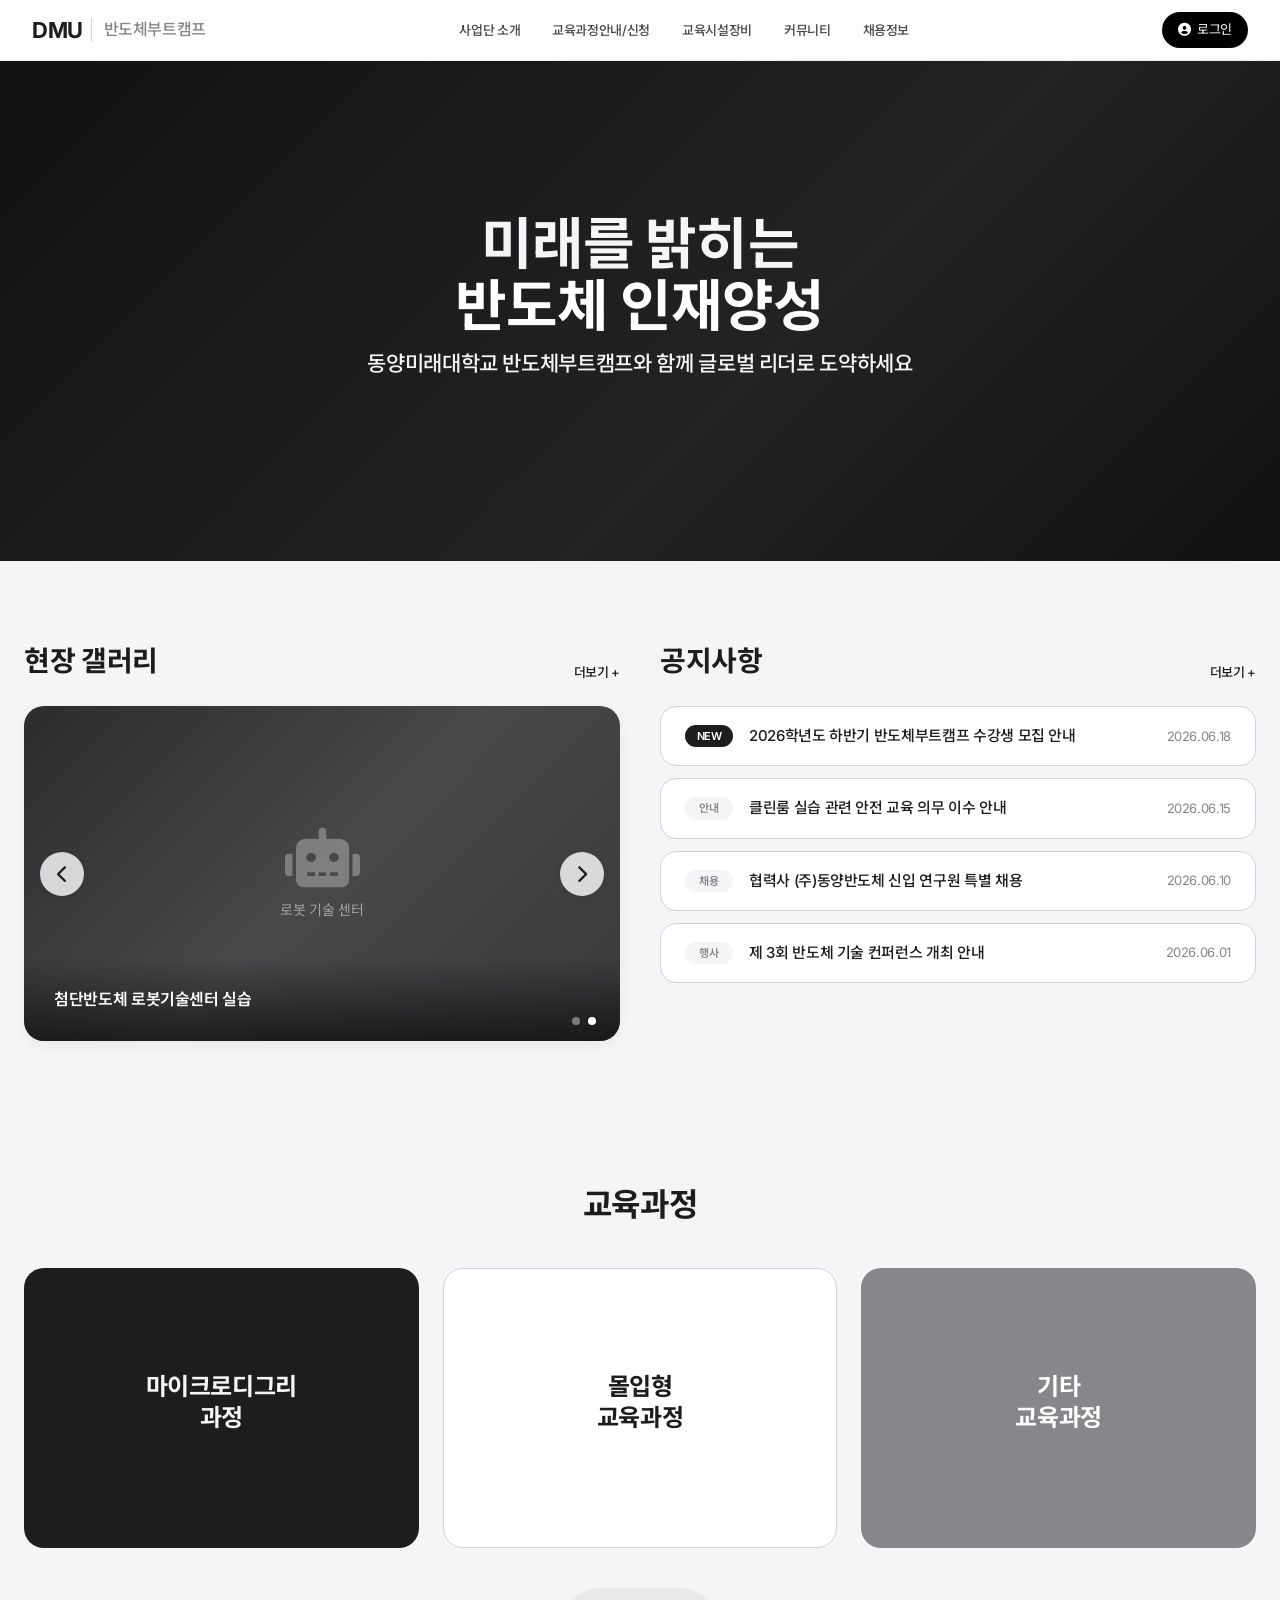
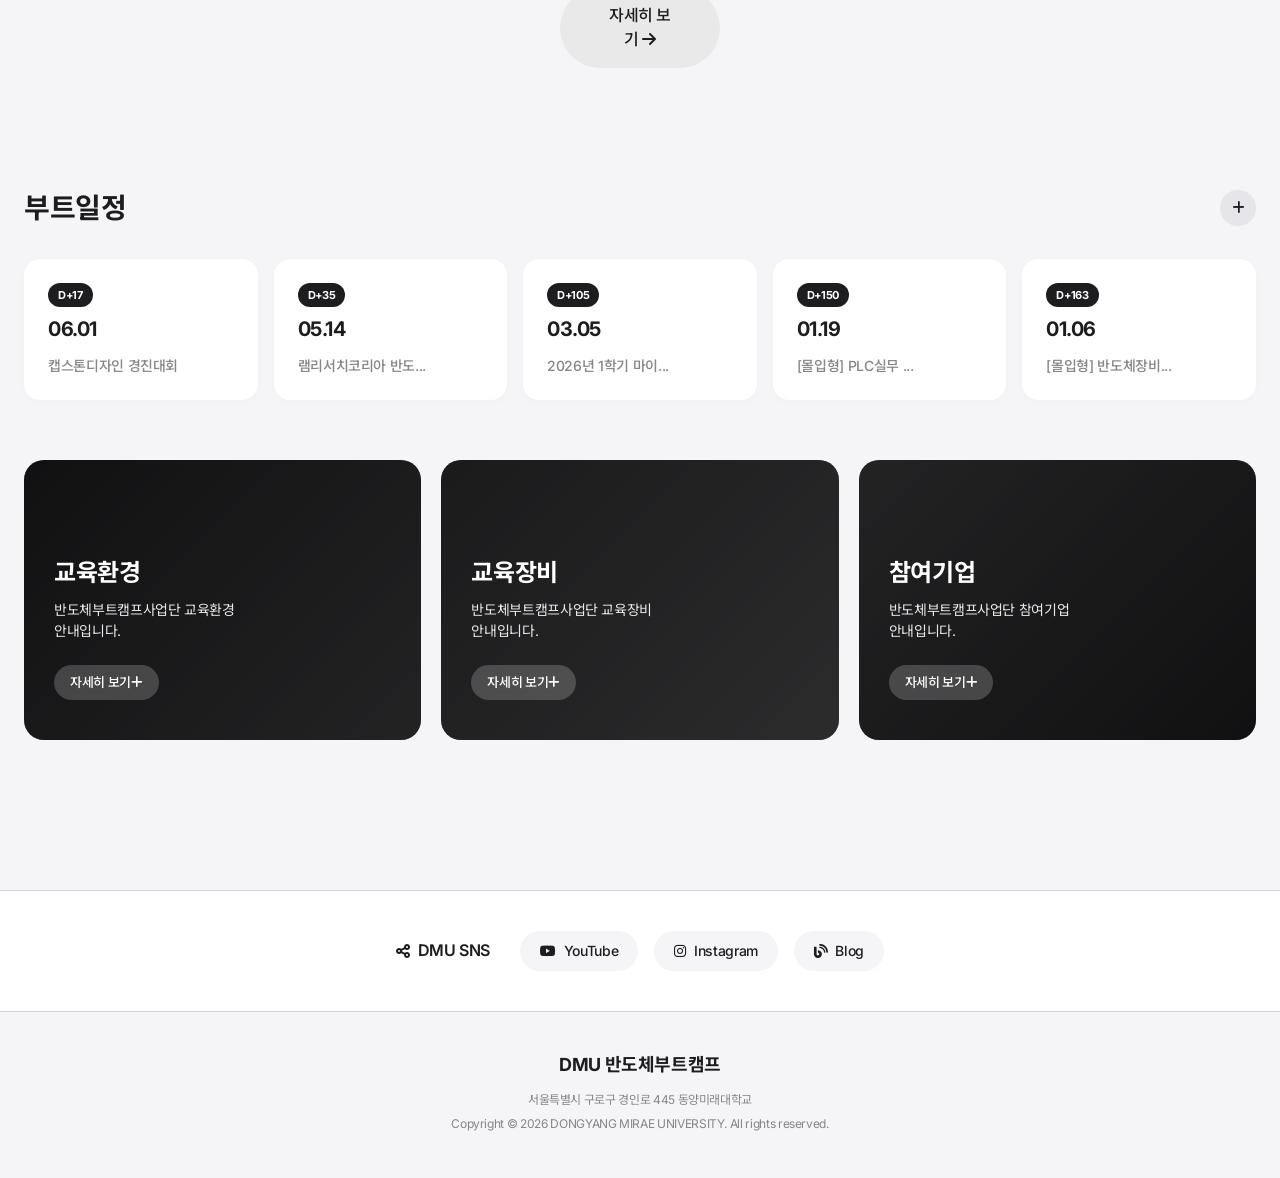
<file: index.html>
<!DOCTYPE html>
<html lang="ko">
<head>
    <meta charset="UTF-8">
    <meta name="viewport" content="width=device-width, initial-scale=1.0">
    <title>동양미래대학교 반도체부트캠프사업단</title>
    <meta name="description" content="미래를 밝히는 반도체 인재양성. 동양미래대학교 반도체부트캠프사업단 공식 홈페이지입니다.">
    <link href="https://fonts.googleapis.com/css2?family=Inter:wght@400;600;800&family=Noto+Sans+KR:wght@300;400;500;700;900&display=swap" rel="stylesheet">
    <link href="https://cdnjs.cloudflare.com/ajax/libs/font-awesome/6.0.0/css/all.min.css" rel="stylesheet">
    <link rel="stylesheet" href="styles.css">
</head>
<body>
    <header class="header">
        <div class="header-container">
            <a href="#" class="logo">
                <span class="logo-dmu">DMU</span>
                <span class="logo-text">반도체부트캠프</span>
            </a>
            
            <nav class="main-nav">
                <ul>
                    <li><a href="about.html">사업단 소개</a></li>
                    <li><a href="course.html">교육과정안내/신청</a></li>
                    <li><a href="facility.html">교육시설장비</a></li>
                    <li><a href="community.html">커뮤니티</a></li>
                    <li><a href="recruit.html">채용정보</a></li>
                </ul>
            </nav>

            <div class="header-actions">
                <a href="login.html" class="btn-login"><i class="fas fa-user-circle"></i> 로그인</a>
            </div>
            
            <button class="mobile-menu-btn"><i class="fas fa-bars"></i></button>
        </div>
    </header>

    <main>
        <section class="hero-banner">
            <div class="banner-overlay"></div>
            <div class="banner-content">
                <h1 class="bounce-in">미래를 밝히는<br><span class="highlight">반도체 인재양성</span></h1>
                <p class="fade-in-up">동양미래대학교 반도체부트캠프와 함께 글로벌 리더로 도약하세요</p>
            </div>
        </section>

        <section class="content-section">
            <div class="container grid-2-col">
                <!-- 좌측: 갤러리 슬라이더 -->
                <div class="gallery-widget">
                    <div class="section-header">
                        <h2>현장 갤러리</h2>
                        <a href="#" class="view-more">더보기 +</a>
                    </div>
                    <div class="slider-container">
                        <div class="slider-wrapper" id="gallerySlider">
                            <div class="slide">
                                <div class="slide-img" style="background: linear-gradient(135deg, #1c1c1e 0%, #3a3a3c 50%, #2c2c2e 100%); display:flex; align-items:center; justify-content:center; flex-direction:column; gap:12px;">
                                    <i class="fas fa-microchip" style="font-size:60px; color:rgba(255,255,255,0.3);"></i>
                                    <span style="color:rgba(255,255,255,0.5); font-size:14px;">반도체 클린룸 실습</span>
                                </div>
                                <div class="slide-caption">최첨단 반도체 교육 실습 진행</div>
                            </div>
                            <div class="slide">
                                <div class="slide-img" style="background: linear-gradient(135deg, #2c2c2e 0%, #48484a 50%, #3a3a3c 100%); display:flex; align-items:center; justify-content:center; flex-direction:column; gap:12px;">
                                    <i class="fas fa-robot" style="font-size:60px; color:rgba(255,255,255,0.3);"></i>
                                    <span style="color:rgba(255,255,255,0.5); font-size:14px;">로봇 기술 센터</span>
                                </div>
                                <div class="slide-caption">첨단반도체 로봇기술센터 실습</div>
                            </div>
                        </div>
                        <button class="slider-btn prev" id="sliderPrev"><i class="fas fa-chevron-left"></i></button>
                        <button class="slider-btn next" id="sliderNext"><i class="fas fa-chevron-right"></i></button>
                        <div class="slider-dots" id="sliderDots"></div>
                    </div>
                </div>

                <!-- 우측: 주요 공지사항 -->
                <div class="notice-widget">
                    <div class="section-header">
                        <h2>공지사항</h2>
                        <a href="#" class="view-more">더보기 +</a>
                    </div>
                    <ul class="notice-list">
                        <li>
                            <a href="#">
                                <div class="notice-tag new">NEW</div>
                                <div class="notice-title">2026학년도 하반기 반도체부트캠프 수강생 모집 안내</div>
                                <div class="notice-date">2026.06.18</div>
                            </a>
                        </li>
                        <li>
                            <a href="#">
                                <div class="notice-tag">안내</div>
                                <div class="notice-title">클린룸 실습 관련 안전 교육 의무 이수 안내</div>
                                <div class="notice-date">2026.06.15</div>
                            </a>
                        </li>
                        <li>
                            <a href="#">
                                <div class="notice-tag">채용</div>
                                <div class="notice-title">협력사 (주)동양반도체 신입 연구원 특별 채용</div>
                                <div class="notice-date">2026.06.10</div>
                            </a>
                        </li>
                        <li>
                            <a href="#">
                                <div class="notice-tag">행사</div>
                                <div class="notice-title">제 3회 반도체 기술 컨퍼런스 개최 안내</div>
                                <div class="notice-date">2026.06.01</div>
                            </a>
                        </li>
                    </ul>
                </div>
            </div>
        </section>

        <!-- 교육과정 섹션 -->
        <section class="curriculum-section">
            <div class="container">
                <div class="section-header center">
                    <h2>교육과정</h2>
                </div>
                <div class="curriculum-grid">
                    <div class="curriculum-card dark">
                        <h3>마이크로디그리<br>과정</h3>
                    </div>
                    <div class="curriculum-card blue">
                        <h3>몰입형<br>교육과정</h3>
                    </div>
                    <div class="curriculum-card light-dark">
                        <h3>기타<br>교육과정</h3>
                    </div>
                </div>
                <div style="text-align: center; margin-top: 40px;">
                    <a href="course.html" class="btn-detail" style="display: inline-block; padding: 16px 48px; font-size: 16px; border-radius: 980px;">자세히 보기 <i class="fas fa-arrow-right"></i></a>
                </div>
            </div>
        </section>

        <!-- 부트일정 섹션 -->
        <section class="schedule-section">
            <div class="container">
                <div class="section-header center with-btn">
                    <h2>부트일정</h2>
                    <a href="#" class="btn-plus-box"><i class="fas fa-plus"></i></a>
                </div>
                <div class="schedule-list">
                    <div class="schedule-card">
                        <div class="schedule-top">
                            <span class="d-day">D+17</span>
                            <span class="date">06.01</span>
                        </div>
                        <div class="schedule-title">캡스톤디자인 경진대회</div>
                    </div>
                    <div class="schedule-card">
                        <div class="schedule-top">
                            <span class="d-day">D+35</span>
                            <span class="date">05.14</span>
                        </div>
                        <div class="schedule-title">램리서치코리아 반도...</div>
                    </div>
                    <div class="schedule-card">
                        <div class="schedule-top">
                            <span class="d-day">D+105</span>
                            <span class="date">03.05</span>
                        </div>
                        <div class="schedule-title">2026년 1학기 마이...</div>
                    </div>
                    <div class="schedule-card">
                        <div class="schedule-top">
                            <span class="d-day">D+150</span>
                            <span class="date">01.19</span>
                        </div>
                        <div class="schedule-title">[몰입형] PLC실무 ...</div>
                    </div>
                    <div class="schedule-card">
                        <div class="schedule-top">
                            <span class="d-day">D+163</span>
                            <span class="date">01.06</span>
                        </div>
                        <div class="schedule-title">[몰입형] 반도체장비...</div>
                    </div>
                </div>
            </div>
        </section>

        <!-- 인포 배너 섹션 (교육환경, 교육장비, 참여기업) -->
        <section class="info-banners-section">
            <div class="info-grid">
                <div class="info-card">
                    <div class="info-overlay"></div>
                    <div class="info-content">
                        <div class="info-line"></div>
                        <h3>교육환경</h3>
                        <p>반도체부트캠프사업단 교육환경<br>안내입니다.</p>
                        <a href="#" class="btn-detail">자세히 보기 <i class="fas fa-plus"></i></a>
                    </div>
                </div>
                <div class="info-card">
                    <div class="info-overlay"></div>
                    <div class="info-content">
                        <div class="info-line"></div>
                        <h3>교육장비</h3>
                        <p>반도체부트캠프사업단 교육장비<br>안내입니다.</p>
                        <a href="#" class="btn-detail">자세히 보기 <i class="fas fa-plus"></i></a>
                    </div>
                </div>
                <div class="info-card">
                    <div class="info-overlay"></div>
                    <div class="info-content">
                        <div class="info-line"></div>
                        <h3>참여기업</h3>
                        <p>반도체부트캠프사업단 참여기업<br>안내입니다.</p>
                        <a href="#" class="btn-detail">자세히 보기 <i class="fas fa-plus"></i></a>
                    </div>
                </div>
            </div>
        </section>

        <!-- DMU SNS 바로가기 바 -->
        <section class="sns-bar">
            <div class="container sns-container">
                <div class="sns-title">
                    <i class="fas fa-share-nodes"></i> DMU SNS
                </div>
                <div class="sns-links">
                    <a href="#" class="sns-link youtube" title="유튜브">
                        <i class="fab fa-youtube"></i> <span>YouTube</span>
                    </a>
                    <a href="#" class="sns-link instagram" title="인스타그램">
                        <i class="fab fa-instagram"></i> <span>Instagram</span>
                    </a>
                    <a href="#" class="sns-link blog" title="블로그">
                        <i class="fas fa-blog"></i> <span>Blog</span>
                    </a>
                </div>
            </div>
        </section>
    </main>

    <footer>
        <div class="container footer-content">
            <div class="footer-logo">DMU 반도체부트캠프</div>
            <div class="footer-info">
                <p>서울특별시 구로구 경인로 445 동양미래대학교</p>
                <p>Copyright &copy; 2026 DONGYANG MIRAE UNIVERSITY. All rights reserved.</p>
            </div>
        </div>
    </footer>

    <script src="script.js"></script>
</body>
</html>
</file>
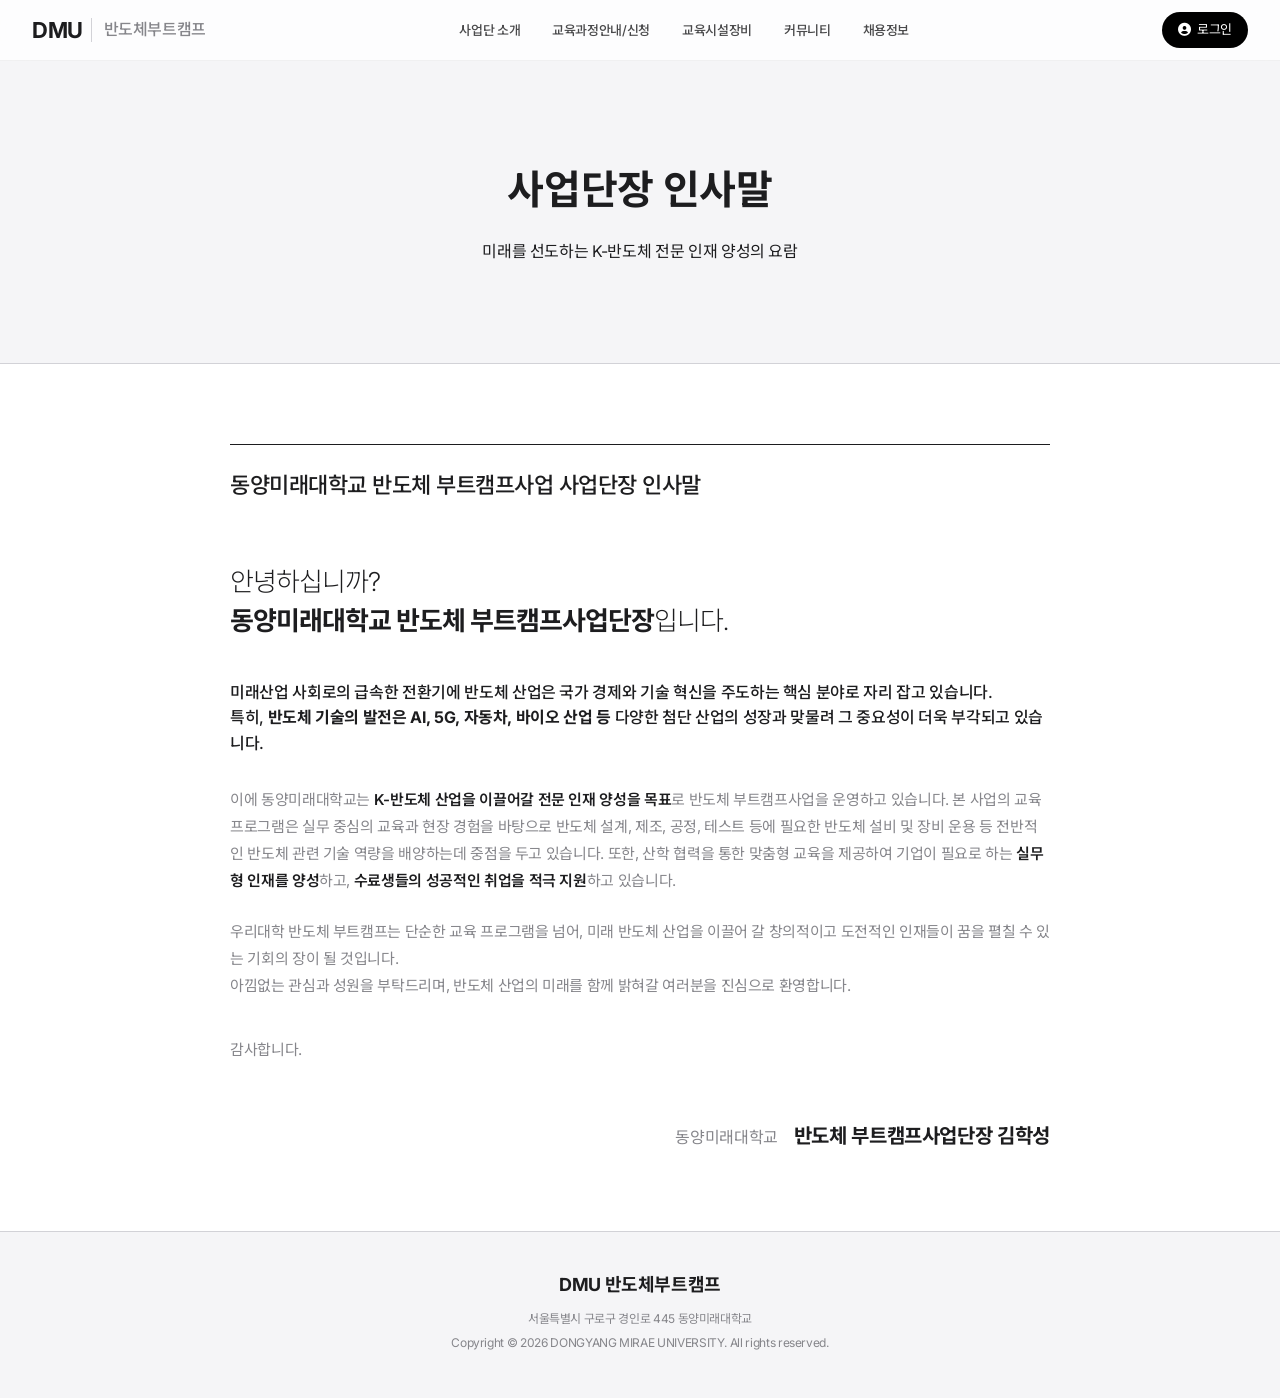
<file: about.html>
<!DOCTYPE html>
<html lang="ko">
<head>
    <meta charset="UTF-8">
    <meta name="viewport" content="width=device-width, initial-scale=1.0">
    <title>사업단 소개 - DMU 반도체부트캠프</title>
    <link href="https://fonts.googleapis.com/css2?family=Inter:wght@400;600;800&family=Noto+Sans+KR:wght@300;400;500;700;900&display=swap" rel="stylesheet">
    <link href="https://cdnjs.cloudflare.com/ajax/libs/font-awesome/6.0.0/css/all.min.css" rel="stylesheet">
    <link rel="stylesheet" href="styles.css">
    <style>
        .subpage-header {
            padding: 100px 0;
            text-align: center;
            background: #f5f5f7;
            border-bottom: 1px solid var(--border-color);
        }
        .subpage-header h1 { font-size: 40px; margin-bottom: 20px; }
        .subpage-content { min-height: 50vh; padding: 80px 0; text-align: center; }
    </style>
</head>
<body>
    <header class="header">
        <div class="header-container">
            <a href="index.html" class="logo">
                <span class="logo-dmu">DMU</span><span class="logo-text">반도체부트캠프</span>
            </a>
            <nav class="main-nav">
                <ul>
                    <li><a href="about.html">사업단 소개</a></li>
                    <li><a href="course.html">교육과정안내/신청</a></li>
                    <li><a href="facility.html">교육시설장비</a></li>
                    <li><a href="community.html">커뮤니티</a></li>
                    <li><a href="recruit.html">채용정보</a></li>
                </ul>
            </nav>
            <div class="header-actions">
                <a href="#" class="btn-login"><i class="fas fa-user-circle"></i> 로그인</a>
            </div>
        </div>
    </header>

    <main>
        <section class="subpage-header">
            <div class="container">
                <h1>사업단장 인사말</h1>
                <p>미래를 선도하는 K-반도체 전문 인재 양성의 요람</p>
            </div>
        </section>
        <section class="greeting-content">
            <div class="container-greeting">
                <div class="greeting-top">
                    <h2>동양미래대학교 반도체 부트캠프사업 사업단장 인사말</h2>
                </div>
                <div class="greeting-body">
                    <p class="greeting-intro">
                        안녕하십니까?<br>
                        <strong>동양미래대학교 반도체 부트캠프사업단장</strong>입니다.
                    </p>
                    <p class="greeting-strong">
                        미래산업 사회로의 급속한 전환기에 반도체 산업은 국가 경제와 기술 혁신을 주도하는 핵심 분야로 자리 잡고 있습니다.<br>
                        특히, <strong>반도체 기술의 발전은 AI, 5G, 자동차, 바이오 산업 등</strong> 다양한 첨단 산업의 성장과 맞물려 그 중요성이 더욱 부각되고 있습니다.
                    </p>
                    <p class="greeting-text">
                        이에 동양미래대학교는 <strong>K-반도체 산업을 이끌어갈 전문 인재 양성을 목표</strong>로 반도체 부트캠프사업을 운영하고 있습니다. 본 사업의 교육 프로그램은 실무 중심의 교육과 현장 경험을 바탕으로 반도체 설계, 제조, 공정, 테스트 등에 필요한 반도체 설비 및 장비 운용 등 전반적인 반도체 관련 기술 역량을 배양하는데 중점을 두고 있습니다. 또한, 산학 협력을 통한 맞춤형 교육을 제공하여 기업이 필요로 하는 <strong>실무형 인재를 양성</strong>하고, <strong>수료생들의 성공적인 취업을 적극 지원</strong>하고 있습니다.
                    </p>
                    <p class="greeting-text">
                        우리대학 반도체 부트캠프는 단순한 교육 프로그램을 넘어, 미래 반도체 산업을 이끌어 갈 창의적이고 도전적인 인재들이 꿈을 펼칠 수 있는 기회의 장이 될 것입니다.<br>
                        아낌없는 관심과 성원을 부탁드리며, 반도체 산업의 미래를 함께 밝혀갈 여러분을 진심으로 환영합니다.
                    </p>
                    <p class="greeting-thanks">감사합니다.</p>
                </div>
                <div class="greeting-sign">
                    동양미래대학교 <strong>반도체 부트캠프사업단장 김학성</strong>
                </div>
            </div>
        </section>
    </main>

    <footer>
        <div class="container footer-content">
            <div class="footer-logo">DMU 반도체부트캠프</div>
            <div class="footer-info">
                <p>서울특별시 구로구 경인로 445 동양미래대학교</p>
                <p>Copyright &copy; 2026 DONGYANG MIRAE UNIVERSITY. All rights reserved.</p>
            </div>
        </div>
    </footer>
</body>
</html>
</file>
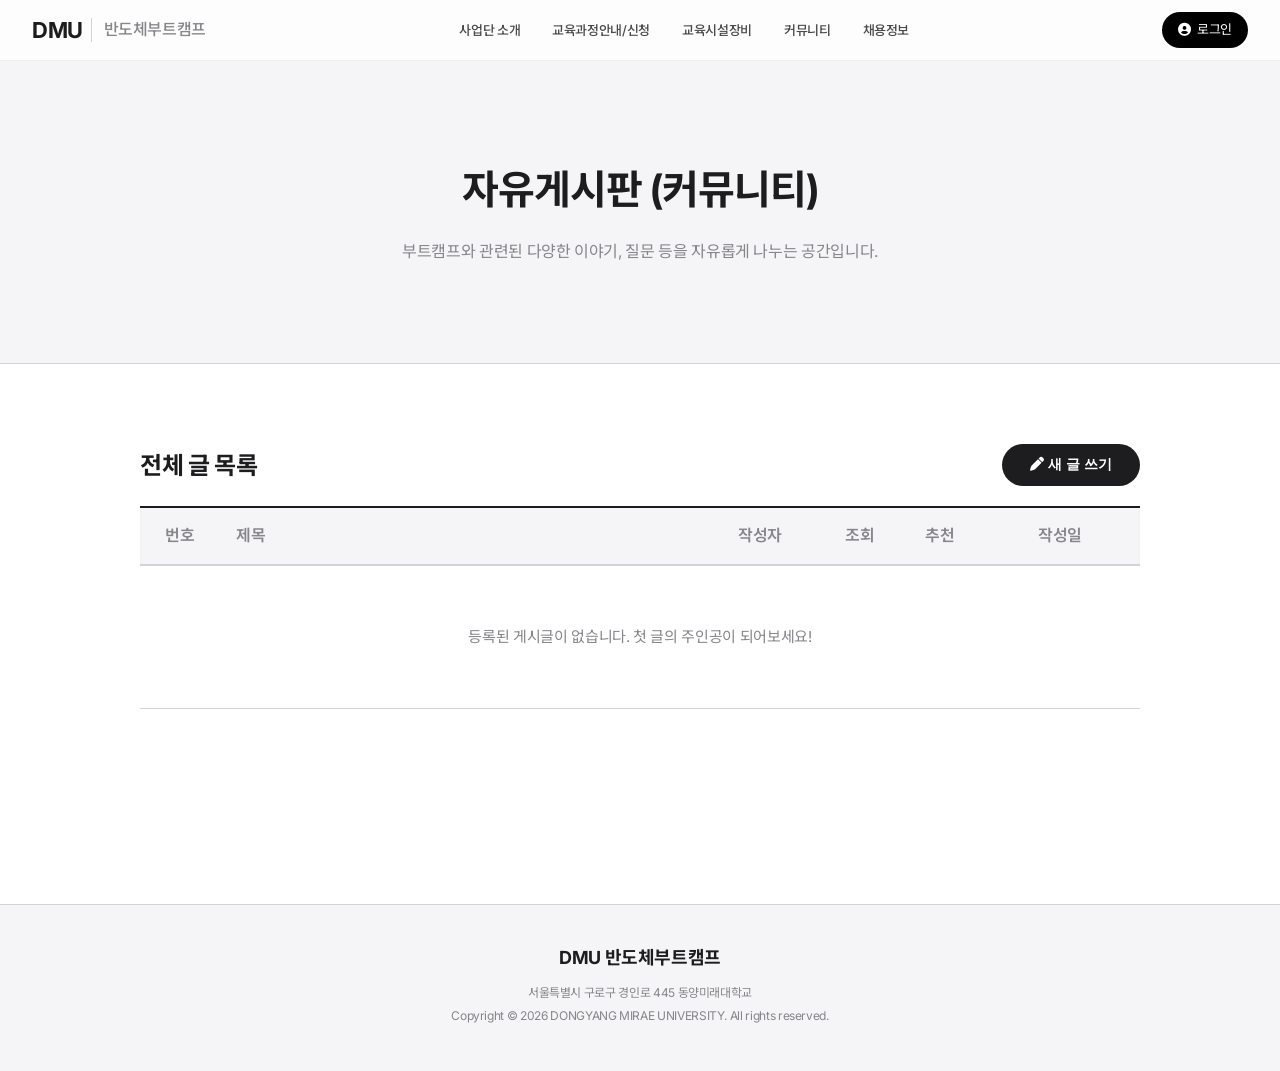
<file: community.html>
<!DOCTYPE html>
<html lang="ko">
<head>
    <meta charset="UTF-8">
    <meta name="viewport" content="width=device-width, initial-scale=1.0">
    <title>커뮤니티 - DMU 반도체부트캠프</title>
    <link href="https://fonts.googleapis.com/css2?family=Inter:wght@400;600;800&family=Noto+Sans+KR:wght@300;400;500;700;900&display=swap" rel="stylesheet">
    <link href="https://cdnjs.cloudflare.com/ajax/libs/font-awesome/6.0.0/css/all.min.css" rel="stylesheet">
    <link rel="stylesheet" href="styles.css">
    <style>
        .subpage-header { padding: 100px 0; text-align: center; background: #f5f5f7; border-bottom: 1px solid var(--border-color); }
        .subpage-header h1 { font-size: 40px; margin-bottom: 20px; color: var(--text-main); letter-spacing: -1px; }
        .subpage-content { min-height: 60vh; padding: 80px 24px; background: #fff; }

        /* Board Layout */
        .board-container { max-width: 1000px; margin: 0 auto; }
        .board-header { display: flex; justify-content: space-between; align-items: center; margin-bottom: 20px; }
        .board-title { font-size: 24px; font-weight: 700; color: var(--text-main); }
        .btn-write { background: var(--text-main); color: #fff; border: none; padding: 12px 28px; border-radius: 980px; cursor: pointer; font-weight: 600; font-size: 14px; transition: 0.3s; }
        .btn-write:hover { background: #424245; }

        .board-table { width: 100%; border-collapse: collapse; text-align: center; }
        .board-table th { background: #f5f5f7; font-weight: 600; color: var(--text-muted); padding: 16px; border-bottom: 2px solid var(--border-color); border-top: 2px solid var(--text-main); }
        .board-table td { padding: 16px; border-bottom: 1px solid var(--border-color); font-size: 15px; color: var(--text-main); }
        .board-table tr:hover td { background: #fbfbfb; cursor: pointer; }
        .title-col { text-align: left !important; font-weight: 600; }
        .title-col:hover .title-text { text-decoration: underline; }

        /* Modals */
        .modal-overlay { position: fixed; top: 0; left: 0; right: 0; bottom: 0; background: rgba(0,0,0,0.6); display: none; align-items: center; justify-content: center; z-index: 1000; backdrop-filter: blur(4px); }
        .modal { background: #fff; width: 600px; padding: 40px; border-radius: 20px; box-shadow: 0 20px 50px rgba(0,0,0,0.15); max-width: 90%; }
        .view-modal { width: 700px; max-height: 90vh; overflow-y: auto; padding: 40px 30px; }
        .modal-title { font-size: 24px; font-weight: 700; margin-bottom: 24px; color: var(--text-main); border-bottom: 2px solid var(--text-main); padding-bottom: 16px; }
        
        .modal-input { width: 100%; padding: 16px; margin-bottom: 16px; border: 1px solid var(--border-color); border-radius: 12px; outline: none; font-size: 15px; background: #f5f5f7; }
        .modal-textarea { width: 100%; padding: 16px; height: 200px; border: 1px solid var(--border-color); border-radius: 12px; resize: none; margin-bottom: 24px; outline: none; font-size: 15px; background: #f5f5f7; font-family: inherit; }
        
        .modal-actions { display: flex; justify-content: flex-end; gap: 12px; }
        .btn-cancel { background: #e5e5ea; color: var(--text-main); border: none; padding: 14px 24px; border-radius: 980px; cursor: pointer; font-weight: 600; transition: 0.3s; }
        .btn-submit { background: var(--text-main); color: #fff; border: none; padding: 14px 32px; border-radius: 980px; cursor: pointer; font-weight: 600; transition: 0.3s; }

        .view-meta { font-size: 14px; color: var(--text-muted); margin-bottom: 24px; display: flex; gap: 16px; border-bottom: 1px solid var(--border-color); padding-bottom: 16px;}
        .view-content { min-height: 120px; white-space: pre-wrap; font-size: 16px; line-height: 1.8; margin-bottom: 30px; padding: 0 8px; color: var(--text-main); }
        
        /* Like and Comments */
        .btn-like-post { background: #fff; color: var(--text-main); border: 2px solid var(--border-color); padding: 12px 30px; border-radius: 980px; font-size: 15px; font-weight: 600; cursor: pointer; transition: 0.2s; box-shadow: 0 2px 10px rgba(0,0,0,0.02); }
        .btn-like-post:hover { border-color: var(--text-main); background: #f5f5f7; }

        .comments-section { background: #fbfbfb; border-radius: 16px; padding: 24px; border: 1px solid var(--border-color); }
        .comments-count { font-weight: 700; margin-bottom: 16px; font-size: 15px; }

        .comment-input-area { display: flex; gap: 10px; margin-bottom: 24px; }
        .comment-input { flex: 1; padding: 14px 16px; border: 1px solid var(--border-color); border-radius: 8px; outline: none; font-size: 14px; }
        .comment-input:focus { border-color: var(--text-main); }
        .btn-comment-submit { background: var(--text-main); color: #fff; padding: 0 24px; border-radius: 8px; border: none; cursor: pointer; font-weight: 600; }

        .comment-item { display: flex; justify-content: space-between; padding: 16px 0; border-bottom: 1px solid #e5e5ea; }
        .comment-item:last-child { border-bottom: none; padding-bottom: 0; }
        .comment-author { font-weight: 700; font-size: 14px; margin-bottom: 6px; display: flex; align-items: center; gap: 8px;}
        .comment-text { font-size: 14px; color: var(--text-main); margin-bottom: 8px; line-height: 1.5; }
        .comment-date { font-size: 12px; color: var(--text-muted); }
        
        .best-badge { background: #000; color: white; padding: 3px 8px; border-radius: 980px; font-size: 11px; font-weight: 800; letter-spacing: 0.5px; }
        .btn-like-comment { background: none; border: 1px solid var(--border-color); border-radius: 8px; color: var(--text-muted); cursor: pointer; font-size: 12px; padding: 6px 12px; display: flex; align-items: center; gap: 6px; transition: 0.3s; font-weight: 600; height: fit-content; }
        .btn-like-comment:hover { color: var(--text-main); border-color: var(--text-main); }
    </style>
</head>
<body>
    <header class="header">
        <div class="header-container">
            <a href="index.html" class="logo">
                <span class="logo-dmu">DMU</span><span class="logo-text">반도체부트캠프</span>
            </a>
            <nav class="main-nav">
                <ul>
                    <li><a href="about.html">사업단 소개</a></li>
                    <li><a href="course.html">교육과정안내/신청</a></li>
                    <li><a href="facility.html">교육시설장비</a></li>
                    <li><a href="community.html">커뮤니티</a></li>
                    <li><a href="recruit.html">채용정보</a></li>
                </ul>
            </nav>
            <div class="header-actions">
                <a href="login.html" class="btn-login"><i class="fas fa-user-circle"></i> 로그인</a>
            </div>
        </div>
    </header>

    <main>
        <section class="subpage-header">
            <div class="container">
                <h1>자유게시판 (커뮤니티)</h1>
                <p style="color: var(--text-muted);">부트캠프와 관련된 다양한 이야기, 질문 등을 자유롭게 나누는 공간입니다.</p>
            </div>
        </section>
        
        <section class="subpage-content">
            <div class="board-container">
                <div class="board-header">
                    <div class="board-title">전체 글 목록</div>
                    <button class="btn-write" id="btnWrite"><i class="fas fa-pen"></i> 새 글 쓰기</button>
                </div>
                
                <table class="board-table">
                    <thead>
                        <tr>
                            <th style="width: 8%;">번호</th>
                            <th class="title-col" style="width: 48%;">제목</th>
                            <th style="width: 12%;">작성자</th>
                            <th style="width: 8%;">조회</th>
                            <th style="width: 8%;">추천</th>
                            <th style="width: 16%;">작성일</th>
                        </tr>
                    </thead>
                    <tbody id="boardTbody">
                        <!-- Javascript will populate posts here -->
                    </tbody>
                </table>
            </div>
        </section>
    </main>

    <!-- Write Post Modal -->
    <div class="modal-overlay" id="modalWrite">
        <div class="modal">
            <div class="modal-title">게시글 작성하기</div>
            <form id="formWrite">
                <input type="text" class="modal-input" id="writeTitle" placeholder="제목을 입력하세요." required>
                <textarea class="modal-textarea" id="writeContent" placeholder="내용을 작성해주세요. (질문, 의견 등)" required></textarea>
                <div class="modal-actions">
                    <button type="button" class="btn-cancel" id="btnCancelWrite">취소</button>
                    <button type="submit" class="btn-submit">등록하기</button>
                </div>
            </form>
        </div>
    </div>

    <!-- View Post Modal -->
    <div class="modal-overlay" id="modalView">
        <div class="modal view-modal">
            <div class="modal-title" id="viewTitle">게시글 제목 영역</div>
            <div class="view-meta" id="viewMeta">
                <!-- Javascript will inject Author, Date, Views -->
            </div>
            <div class="view-content" id="viewContent">내용 영역</div>
            
            <!-- Like Post Box -->
            <div style="text-align: center; margin-bottom: 40px;">
                <button class="btn-like-post" id="btnLikePost"><i class="fas fa-thumbs-up"></i> 추천 <span id="postLikeCount">0</span></button>
            </div>

            <!-- Comments Section -->
            <div class="comments-section">
                <div class="comments-count">댓글 <span id="commentsCountTxt">0</span>개</div>
                <div class="comment-input-area">
                    <input type="text" id="commentText" placeholder="댓글을 남겨보세요..." class="comment-input">
                    <button class="btn-comment-submit" id="btnSubmitComment">등록</button>
                </div>
                <div class="comments-list" id="commentsList">
                    <!-- Comments injected by JS -->
                </div>
            </div>

            <div class="modal-actions" style="margin-top: 24px;">
                <button type="button" class="btn-cancel" id="btnCloseView">닫기</button>
            </div>
        </div>
    </div>

    <footer>
        <div class="container footer-content">
            <div class="footer-logo">DMU 반도체부트캠프</div>
            <div class="footer-info">
                <p>서울특별시 구로구 경인로 445 동양미래대학교</p>
                <p>Copyright &copy; 2026 DONGYANG MIRAE UNIVERSITY. All rights reserved.</p>
            </div>
        </div>
    </footer>

    <script src="script.js"></script>
    <script>
        document.addEventListener('DOMContentLoaded', () => {
            const boardTbody = document.getElementById('boardTbody');
            const modalWrite = document.getElementById('modalWrite');
            const modalView = document.getElementById('modalView');
            const btnWrite = document.getElementById('btnWrite');
            
            // Database Initialization & Migration
            let posts = JSON.parse(localStorage.getItem('dmu_posts')) || [];
            posts = posts.map(p => ({
                ...p,
                id: p.id || Math.random().toString(36).substr(2, 9),
                views: p.views || 0,
                likes: p.likes || 0,
                comments: p.comments || []
            }));
            savePosts();

            let currentPostId = null;

            function savePosts() {
                localStorage.setItem('dmu_posts', JSON.stringify(posts));
            }

            function getPost(id) {
                return posts.find(p => p.id === id);
            }

            // Render Entire Board
            function renderBoard() {
                boardTbody.innerHTML = '';
                if(posts.length === 0) {
                    boardTbody.innerHTML = '<tr><td colspan="6" style="padding: 60px; color: #86868b; text-align: center;">등록된 게시글이 없습니다. 첫 글의 주인공이 되어보세요!</td></tr>';
                    return;
                }
                
                const reversed = [...posts].reverse();
                reversed.forEach((post, index) => {
                    const tr = document.createElement('tr');
                    const commentIndicator = post.comments.length > 0 ? `<span style="color:#ff3b30; font-weight:700; margin-left:8px; font-size:13px;">[${post.comments.length}]</span>` : '';
                    
                    tr.innerHTML = `
                        <td>${posts.length - index}</td>
                        <td class="title-col"><span class="title-text">${post.title}</span>${commentIndicator}</td>
                        <td>${post.author}</td>
                        <td>${post.views}</td>
                        <td><span style="color:var(--text-main); font-weight:600;">${post.likes}</span></td>
                        <td>${post.date}</td>
                    `;
                    
                    tr.addEventListener('click', () => {
                        // Increase Views
                        post.views += 1;
                        savePosts();
                        renderBoard(); // refresh underlying numbers instantly

                        currentPostId = post.id;
                        renderModalView(post);
                        modalView.style.display = 'flex';
                    });
                    boardTbody.appendChild(tr);
                });
            }

            // Render Modal content for a specific post
            function renderModalView(post) {
                document.getElementById('viewTitle').innerText = post.title;
                document.getElementById('viewMeta').innerHTML = `
                    <span><i class="fas fa-user"></i> ${post.author}</span>
                    <span><i class="fas fa-calendar"></i> ${post.date}</span>
                    <span><i class="fas fa-eye"></i> ${post.views}</span>
                `;
                document.getElementById('viewContent').innerText = post.content;
                document.getElementById('postLikeCount').innerText = post.likes;
                renderComments(post);
            }

            // Render Comments inside Modal
            function renderComments(post) {
                const list = document.getElementById('commentsList');
                document.getElementById('commentsCountTxt').innerText = post.comments.length;
                list.innerHTML = '';
                
                // Track highest likes for Best comment logic
                let highestLikes = 0;
                post.comments.forEach(c => { if(c.likes > highestLikes) highestLikes = c.likes; });

                post.comments.forEach(c => {
                    const isBest = c.likes > 0 && c.likes === highestLikes; // Only gets Best if liked at least once
                    
                    const div = document.createElement('div');
                    div.className = 'comment-item';
                    
                    const leftDiv = document.createElement('div');
                    leftDiv.innerHTML = `
                        <div class="comment-author">
                            ${c.author}
                            ${isBest ? '<span class="best-badge"><i class="fas fa-fire"></i> BEST</span>' : ''}
                        </div>
                        <div class="comment-text">${c.text}</div>
                        <div class="comment-date">${c.date}</div>
                    `;
                    
                    const rightDiv = document.createElement('div');
                    const btnLike = document.createElement('button');
                    btnLike.className = 'btn-like-comment';
                    btnLike.innerHTML = `<i class="fas fa-thumbs-up"></i> 추천 ${c.likes}`;
                    
                    // Increment Comment Likes
                    btnLike.addEventListener('click', () => {
                        c.likes += 1;
                        savePosts();
                        renderComments(post); // Refresh comments immediately
                    });

                    rightDiv.appendChild(btnLike);
                    div.appendChild(leftDiv);
                    div.appendChild(rightDiv);
                    list.appendChild(div);
                });
            }

            // Like main Post Action
            document.getElementById('btnLikePost').addEventListener('click', () => {
                if(!currentPostId) return;
                const p = getPost(currentPostId);
                if(p) {
                    p.likes += 1;
                    savePosts();
                    document.getElementById('postLikeCount').innerText = p.likes;
                    renderBoard(); // refresh underlying list
                }
            });

            // Submit Comment Action
            document.getElementById('btnSubmitComment').addEventListener('click', () => {
                if(!currentPostId) return;
                const author = localStorage.getItem('dmu_user');
                if(!author) {
                    alert('로그인 후 댓글을 남길 수 있습니다.');
                    window.location.href = 'login.html';
                    return;
                }
                
                const input = document.getElementById('commentText');
                const text = input.value.trim();
                if(!text) return;
                
                const p = getPost(currentPostId);
                if(p) {
                    const today = new Date();
                    const dateStr = today.getFullYear() + '-' + String(today.getMonth()+1).padStart(2,'0') + '-' + String(today.getDate()).padStart(2,'0') + " " + String(today.getHours()).padStart(2,'0') + ":" + String(today.getMinutes()).padStart(2,'0');
                    
                    p.comments.push({
                        id: Math.random().toString(36).substr(2, 9),
                        author: author,
                        text: text,
                        date: dateStr,
                        likes: 0
                    });
                    savePosts();
                    input.value = '';
                    renderComments(p);
                    renderBoard();
                }
            });

            // New Post Button
            btnWrite.addEventListener('click', () => {
                const currentUser = localStorage.getItem('dmu_user');
                if(!currentUser) {
                    alert('로그인 후 새 글을 작성할 수 있습니다.');
                    window.location.href = 'login.html';
                    return;
                }
                modalWrite.style.display = 'flex';
            });

            // Submit New Post
            document.getElementById('formWrite').addEventListener('submit', (e) => {
                e.preventDefault();
                const title = document.getElementById('writeTitle').value;
                const content = document.getElementById('writeContent').value;
                const author = localStorage.getItem('dmu_user');
                const today = new Date();
                const dateStr = today.getFullYear() + '-' + String(today.getMonth()+1).padStart(2,'0') + '-' + String(today.getDate()).padStart(2,'0');

                posts.push({ id: Math.random().toString(36).substr(2, 9), title, content, author, date: dateStr, views: 0, likes: 0, comments: [] });
                savePosts();
                
                document.getElementById('writeTitle').value = '';
                document.getElementById('writeContent').value = '';
                modalWrite.style.display = 'none';
                renderBoard();
            });

            // Close Modals
            document.getElementById('btnCancelWrite').addEventListener('click', () => modalWrite.style.display = 'none');
            document.getElementById('btnCloseView').addEventListener('click', () => modalView.style.display = 'none');

            // Initial Render
            renderBoard();
        });
    </script>
</body>
</html>
</file>
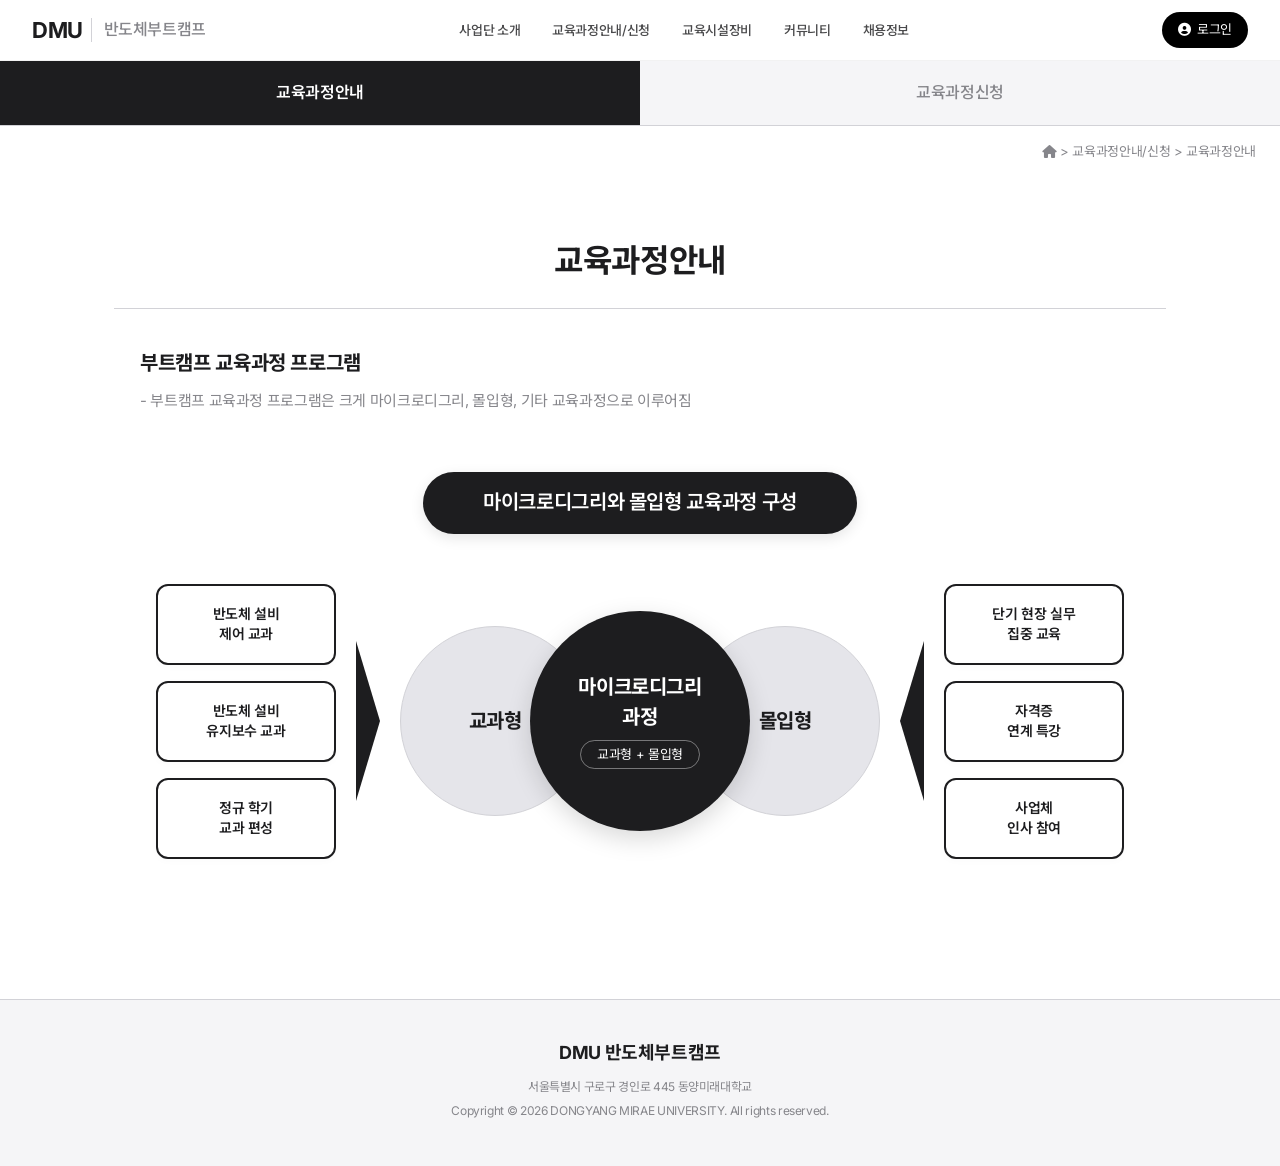
<file: course.html>
<!DOCTYPE html>
<html lang="ko">
<head>
    <meta charset="UTF-8">
    <meta name="viewport" content="width=device-width, initial-scale=1.0">
    <title>교육과정안내/신청 - DMU 반도체부트캠프</title>
    <link href="https://fonts.googleapis.com/css2?family=Inter:wght@400;600;800&family=Noto+Sans+KR:wght@300;400;500;700;900&display=swap" rel="stylesheet">
    <link href="https://cdnjs.cloudflare.com/ajax/libs/font-awesome/6.0.0/css/all.min.css" rel="stylesheet">
    <link rel="stylesheet" href="styles.css">
    <style>
        .login-tabs {
            display: flex;
            width: 100%;
            border-bottom: 1px solid var(--border-color);
            background: #fff;
        }
        .login-tab {
            flex: 1;
            text-align: center;
            padding: 20px 0;
            font-size: 16px;
            font-weight: 500;
            color: var(--text-muted);
            background: #f5f5f7;
            cursor: pointer;
            transition: all 0.3s;
        }
        .login-tab.active {
            background: var(--text-main);
            color: #fff;
            font-weight: 600;
        }
        .breadcrumb {
            text-align: right;
            padding: 16px 24px;
            font-size: 13px;
            color: var(--text-muted);
            background: #fff;
        }

        .course-content {
            padding: 60px 24px 140px;
            max-width: 1100px;
            margin: 0 auto;
            background: #fff;
            min-height: 70vh;
        }
        
        .course-guide-title {
            font-size: 32px;
            font-weight: 700;
            text-align: center;
            margin-bottom: 24px;
            color: var(--text-main);
        }
        .course-divider {
            width: 100%; height: 1px; background: var(--border-color); margin-bottom: 40px;
        }
        .course-subtitle {
            font-size: 20px; font-weight: 700; margin-bottom: 12px; color: var(--text-main);
        }
        .course-desc {
            font-size: 15px; color: var(--text-muted); margin-bottom: 60px;
        }

        /* Diagram Design - Apple Motif */
        .diagram-container {
            display: flex;
            flex-direction: column;
            align-items: center;
            gap: 50px;
        }
        .diagram-top-pill {
            background: var(--text-main); 
            color: #fff; 
            border-radius: 980px; 
            padding: 16px 60px; 
            font-size: 20px; 
            font-weight: 600;
            box-shadow: 0 4px 14px rgba(0,0,0,0.1);
        }
        .diagram-body {
            display: flex;
            align-items: center;
            justify-content: center;
            gap: 20px;
            width: 100%;
        }
        
        .side-col {
            display: flex;
            flex-direction: column;
            gap: 16px;
        }
        .side-box {
            border: 2px solid var(--text-main);
            border-radius: 12px;
            padding: 18px 20px;
            text-align: center;
            font-size: 14px;
            font-weight: 600;
            background: var(--bg-white);
            color: var(--text-main);
            width: 180px;
            box-shadow: 0 2px 8px rgba(0,0,0,0.02);
        }

        /* Large Triangle Arrows */
        .arrow-right { 
            width: 0; height: 0; 
            border-top: 80px solid transparent; 
            border-bottom: 80px solid transparent; 
            border-left: 24px solid var(--text-main); 
        }
        .arrow-left { 
            width: 0; height: 0; 
            border-top: 80px solid transparent; 
            border-bottom: 80px solid transparent; 
            border-right: 24px solid var(--text-main); 
        }

        .center-circles {
            display: flex;
            align-items: center;
            justify-content: center;
            position: relative;
            width: 480px;
            height: 220px;
        }
        .circle {
            width: 190px; height: 190px; border-radius: 50%;
            display: flex; align-items: center; justify-content: center;
            position: absolute;
            font-size: 20px; font-weight: 700;
            text-align: center;
        }
        .circle.left { 
            left: 0; background: #e5e5ea; color: var(--text-main); z-index: 1; border: 1px solid var(--border-color);
        }
        .circle.right { 
            right: 0; background: #e5e5ea; color: var(--text-main); z-index: 1; border: 1px solid var(--border-color);
        }
        .circle.middle { 
            background: var(--text-main); color: #fff; z-index: 2; flex-direction: column; gap: 8px;
            width: 220px; height: 220px; box-shadow: 0 8px 24px rgba(0,0,0,0.15);
        }
        .circle.middle span { 
            font-size: 13px; font-weight: 400; padding: 4px 16px; 
            border: 1px solid rgba(255,255,255,0.4); border-radius: 980px; 
        }

        /* Signup / Apply Form Styles */
        .apply-form-container {
            max-width: 600px; margin: 0 auto;
            text-align: left;
        }
        .apply-form .form-group {
            margin-bottom: 24px;
        }
        .apply-form label {
            display: block; font-size: 14px; font-weight: 600; margin-bottom: 8px;
        }
        .apply-form input, .apply-form select {
            width: 100%; padding: 14px 20px; border: 1px solid var(--border-color); border-radius: 12px; font-size: 15px; outline: none; background: #f5f5f7;
        }
        .apply-form input:focus, .apply-form select:focus {
            border-color: var(--text-main); background: #fff;
        }
        .apply-btn {
            width: 100%; padding: 16px; background: var(--text-main); color: #fff; border: none; border-radius: 980px; font-size: 16px; font-weight: 600; cursor: pointer; transition: 0.3s; margin-top: 10px;
        }
        .apply-btn:hover { background: #424245; }

    </style>
</head>
<body style="background: #fff;">
    <header class="header">
        <div class="header-container">
            <a href="index.html" class="logo">
                <span class="logo-dmu">DMU</span><span class="logo-text">반도체부트캠프</span>
            </a>
            <nav class="main-nav">
                <ul>
                    <li><a href="about.html">사업단 소개</a></li>
                    <li><a href="course.html">교육과정안내/신청</a></li>
                    <li><a href="facility.html">교육시설장비</a></li>
                    <li><a href="community.html">커뮤니티</a></li>
                    <li><a href="recruit.html">채용정보</a></li>
                </ul>
            </nav>
            <div class="header-actions">
                <a href="login.html" class="btn-login"><i class="fas fa-user-circle"></i> 로그인</a>
            </div>
        </div>
    </header>

    <main>
        <div class="login-tabs">
            <div class="login-tab active" id="tabGuide">교육과정안내</div>
            <div class="login-tab" id="tabApply">교육과정신청</div>
        </div>
        <div class="breadcrumb">
            <i class="fas fa-home"></i> &gt; 교육과정안내/신청 &gt; <span id="breadCurrent">교육과정안내</span>
        </div>
        
        <section class="course-content">
            <!-- 교육과정안내 영역 -->
            <div id="guideSection">
                <div class="course-guide-title">교육과정안내</div>
                <div class="course-divider"></div>
                
                <div style="text-align: left; max-width: 1000px; margin: 0 auto;">
                    <div class="course-subtitle">부트캠프 교육과정 프로그램</div>
                    <div class="course-desc">- 부트캠프 교육과정 프로그램은 크게 마이크로디그리, 몰입형, 기타 교육과정으로 이루어짐</div>
                </div>

                <div class="diagram-container">
                    <div class="diagram-top-pill">마이크로디그리와 몰입형 교육과정 구성</div>
                    <div class="diagram-body">
                        <div class="side-col">
                            <div class="side-box">반도체 설비<br>제어 교과</div>
                            <div class="side-box">반도체 설비<br>유지보수 교과</div>
                            <div class="side-box">정규 학기<br>교과 편성</div>
                        </div>
                        <div class="arrow-right"></div>
                        
                        <div class="center-circles">
                            <div class="circle left">교과형</div>
                            <div class="circle right">몰입형</div>
                            <div class="circle middle">
                                마이크로디그리<br>과정
                                <span>교과형 + 몰입형</span>
                            </div>
                        </div>

                        <div class="arrow-left"></div>
                        <div class="side-col">
                            <div class="side-box">단기 현장 실무<br>집중 교육</div>
                            <div class="side-box">자격증<br>연계 특강</div>
                            <div class="side-box">사업체<br>인사 참여</div>
                        </div>
                    </div>
                </div>
            </div>

            <!-- 교육과정신청 영역 -->
            <div id="applySection" style="display: none;">
                <div class="course-guide-title">교육과정신청</div>
                <div class="course-divider"></div>

                <div class="apply-form-container">
                    <form class="apply-form" onsubmit="event.preventDefault(); alert('교육과정 신청이 정상적으로 접수되었습니다!');">
                        <div class="form-group">
                            <label>신청할 교육과정 선택</label>
                            <select required>
                                <option value="">과정을 선택해주세요</option>
                                <option>마이크로디그리 과정 (교과형+몰입형)</option>
                                <option>몰입형 단기 현장 집중 교육</option>
                                <option>기타 자격증 연계 특강</option>
                            </select>
                        </div>
                        <div class="form-group">
                            <label>신청자 성명</label>
                            <input type="text" placeholder="이름을 입력하세요" required>
                        </div>
                        <div class="form-group">
                            <label>연락처</label>
                            <input type="tel" placeholder="010-0000-0000" pattern="[0-9]{3}-[0-9]{3,4}-[0-9]{4}" required>
                        </div>
                        <button type="submit" class="apply-btn">수강 신청 지원하기</button>
                    </form>
                </div>
            </div>
        </section>
    </main>

    <footer>
        <div class="container footer-content">
            <div class="footer-logo">DMU 반도체부트캠프</div>
            <div class="footer-info">
                <p>서울특별시 구로구 경인로 445 동양미래대학교</p>
                <p>Copyright &copy; 2026 DONGYANG MIRAE UNIVERSITY. All rights reserved.</p>
            </div>
        </div>
    </footer>

    <script src="script.js"></script>
    <script>
        document.addEventListener('DOMContentLoaded', () => {
            const tabGuide = document.getElementById('tabGuide');
            const tabApply = document.getElementById('tabApply');
            const guideSection = document.getElementById('guideSection');
            const applySection = document.getElementById('applySection');
            const breadCurrent = document.getElementById('breadCurrent');

            tabGuide.addEventListener('click', () => {
                tabGuide.classList.add('active');
                tabApply.classList.remove('active');
                guideSection.style.display = 'block';
                applySection.style.display = 'none';
                breadCurrent.innerText = '교육과정안내';
            });

            tabApply.addEventListener('click', () => {
                tabApply.classList.add('active');
                tabGuide.classList.remove('active');
                applySection.style.display = 'block';
                guideSection.style.display = 'none';
                breadCurrent.innerText = '교육과정신청';
            });
        });
    </script>
</body>
</html>
</file>
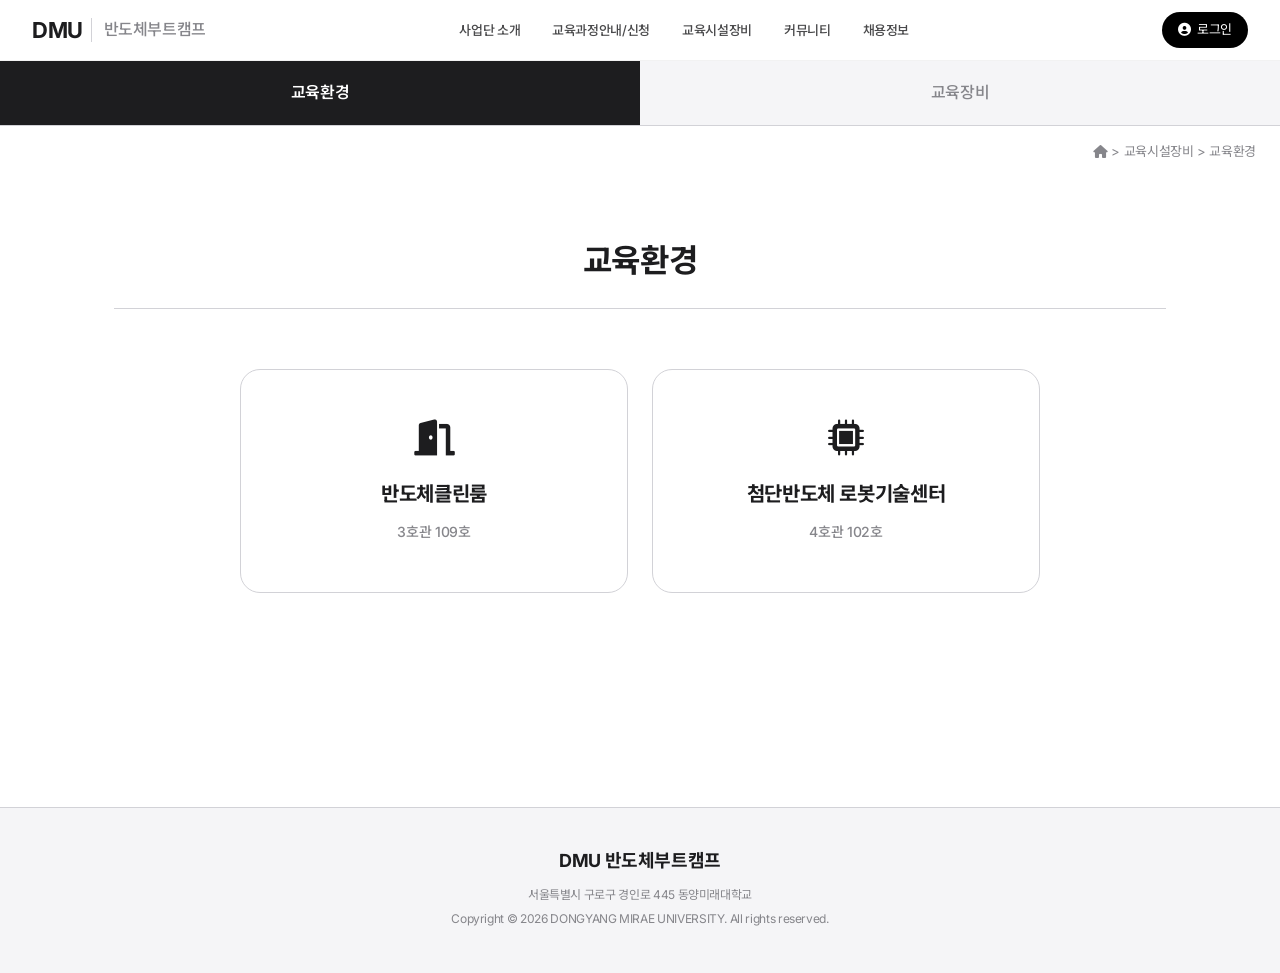
<file: facility.html>
<!DOCTYPE html>
<html lang="ko">
<head>
    <meta charset="UTF-8">
    <meta name="viewport" content="width=device-width, initial-scale=1.0">
    <title>교육시설장비 - DMU 반도체부트캠프</title>
    <link href="https://fonts.googleapis.com/css2?family=Inter:wght@400;600;800&family=Noto+Sans+KR:wght@300;400;500;700;900&display=swap" rel="stylesheet">
    <link href="https://cdnjs.cloudflare.com/ajax/libs/font-awesome/6.0.0/css/all.min.css" rel="stylesheet">
    <link rel="stylesheet" href="styles.css">
    <style>
        .login-tabs {
            display: flex; width: 100%; border-bottom: 1px solid var(--border-color); background: #fff;
        }
        .login-tab {
            flex: 1; text-align: center; padding: 20px 0; font-size: 16px; font-weight: 500;
            color: var(--text-muted); background: #f5f5f7; cursor: pointer; transition: all 0.3s;
        }
        .login-tab.active {
            background: var(--text-main); color: #fff; font-weight: 600;
        }
        .breadcrumb {
            text-align: right; padding: 16px 24px; font-size: 13px; color: var(--text-muted); background: #fff;
        }

        .facility-content {
            padding: 60px 24px 140px; max-width: 1100px; margin: 0 auto; background: #fff; min-height: 70vh;
        }
        .facility-title {
            font-size: 32px; font-weight: 700; text-align: center; margin-bottom: 24px; color: var(--text-main);
        }
        .facility-divider {
            width: 100%; height: 1px; background: var(--border-color); margin-bottom: 60px;
        }

        /* Text-based Cards Layout */
        .card-grid {
            display: grid; grid-template-columns: repeat(3, 1fr); gap: 24px;
        }
        .env-grid { 
            grid-template-columns: repeat(2, 1fr); max-width: 800px; margin: 0 auto; 
        }

        .text-card {
            border: 1px solid var(--border-color);
            border-radius: 20px;
            padding: 50px 30px;
            background: #fff;
            transition: all 0.3s ease;
            display: flex;
            flex-direction: column;
            align-items: center;
            justify-content: center;
            text-align: center;
        }
        .text-card:hover {
            box-shadow: 0 16px 36px rgba(0,0,0,0.06);
            transform: translateY(-8px);
            border-color: var(--text-main);
        }
        .card-icon {
            font-size: 36px; color: var(--text-main); margin-bottom: 24px;
        }
        .card-name {
            font-size: 20px; font-weight: 700; color: var(--text-main); margin-bottom: 14px; word-break: keep-all; line-height: 1.4;
        }
        .card-loc {
            font-size: 14px; color: var(--text-muted); font-weight: 500;
        }
        
    </style>
</head>
<body style="background: #fff;">
    <header class="header">
        <div class="header-container">
            <a href="index.html" class="logo">
                <span class="logo-dmu">DMU</span><span class="logo-text">반도체부트캠프</span>
            </a>
            <nav class="main-nav">
                <ul>
                    <li><a href="about.html">사업단 소개</a></li>
                    <li><a href="course.html">교육과정안내/신청</a></li>
                    <li><a href="facility.html">교육시설장비</a></li>
                    <li><a href="community.html">커뮤니티</a></li>
                    <li><a href="recruit.html">채용정보</a></li>
                </ul>
            </nav>
            <div class="header-actions">
                <a href="login.html" class="btn-login"><i class="fas fa-user-circle"></i> 로그인</a>
            </div>
        </div>
    </header>

    <main>
        <div class="login-tabs">
            <div class="login-tab active" id="tabEnv">교육환경</div>
            <div class="login-tab" id="tabEquip">교육장비</div>
        </div>
        <div class="breadcrumb">
            <i class="fas fa-home"></i> &gt; 교육시설장비 &gt; <span id="breadCurrent">교육환경</span>
        </div>
        
        <section class="facility-content">
            <!-- 교육환경 영역 -->
            <div id="envSection">
                <div class="facility-title">교육환경</div>
                <div class="facility-divider"></div>
                
                <div class="card-grid env-grid">
                    <div class="text-card">
                        <i class="fas fa-door-open card-icon"></i>
                        <div class="card-name">반도체클린룸</div>
                        <div class="card-loc">3호관 109호</div>
                    </div>
                    <div class="text-card">
                        <i class="fas fa-microchip card-icon"></i>
                        <div class="card-name">첨단반도체 로봇기술센터</div>
                        <div class="card-loc">4호관 102호</div>
                    </div>
                </div>
            </div>

            <!-- 교육장비 영역 -->
            <div id="equipSection" style="display: none;">
                <div class="facility-title">교육장비</div>
                <div class="facility-divider"></div>

                <div class="card-grid">
                    <div class="text-card">
                        <i class="fas fa-layer-group card-icon"></i>
                        <div class="card-name">Mask Aligner &<br>Exposure system</div>
                        <div class="card-loc">반도체클린룸(3호관 109호)</div>
                    </div>
                    <div class="text-card">
                        <i class="fas fa-microscope card-icon"></i>
                        <div class="card-name">광학현미경시스템</div>
                        <div class="card-loc">반도체클린룸(3호관 109호)</div>
                    </div>
                    <div class="text-card">
                        <i class="fas fa-compact-disc card-icon"></i>
                        <div class="card-name">Spin coater system</div>
                        <div class="card-loc">반도체클린룸(3호관 109호)</div>
                    </div>
                    <div class="text-card">
                        <i class="fas fa-temperature-high card-icon"></i>
                        <div class="card-name">Hot Plate</div>
                        <div class="card-loc">반도체클린룸(3호관 109호)</div>
                    </div>
                    <div class="text-card">
                        <i class="fas fa-wind card-icon"></i>
                        <div class="card-name">에어컴프레셔 시스템</div>
                        <div class="card-loc">반도체클린룸(3호관 109호)</div>
                    </div>
                    <div class="text-card">
                        <i class="fas fa-tint card-icon"></i>
                        <div class="card-name">Wet Station system</div>
                        <div class="card-loc">반도체클린룸(3호관 109호)</div>
                    </div>
                    <div class="text-card">
                        <i class="fas fa-robot card-icon"></i>
                        <div class="card-name">협동로봇</div>
                        <div class="card-loc">첨단반도체 로봇기술센터<br>(4호관 102호)</div>
                    </div>
                    <div class="text-card">
                        <i class="fas fa-robot card-icon"></i>
                        <div class="card-name">협동로봇</div>
                        <div class="card-loc">첨단반도체 로봇기술센터<br>(4호관 102호)</div>
                    </div>
                </div>
            </div>
        </section>
    </main>

    <footer>
        <div class="container footer-content">
            <div class="footer-logo">DMU 반도체부트캠프</div>
            <div class="footer-info">
                <p>서울특별시 구로구 경인로 445 동양미래대학교</p>
                <p>Copyright &copy; 2026 DONGYANG MIRAE UNIVERSITY. All rights reserved.</p>
            </div>
        </div>
    </footer>

    <script src="script.js"></script>
    <script>
        document.addEventListener('DOMContentLoaded', () => {
            const tabEnv = document.getElementById('tabEnv');
            const tabEquip = document.getElementById('tabEquip');
            const envSection = document.getElementById('envSection');
            const equipSection = document.getElementById('equipSection');
            const breadCurrent = document.getElementById('breadCurrent');

            tabEnv.addEventListener('click', () => {
                tabEnv.classList.add('active');
                tabEquip.classList.remove('active');
                envSection.style.display = 'block';
                equipSection.style.display = 'none';
                breadCurrent.innerText = '교육환경';
            });

            tabEquip.addEventListener('click', () => {
                tabEquip.classList.add('active');
                tabEnv.classList.remove('active');
                equipSection.style.display = 'block';
                envSection.style.display = 'none';
                breadCurrent.innerText = '교육장비';
            });
        });
    </script>
</body>
</html>
</file>
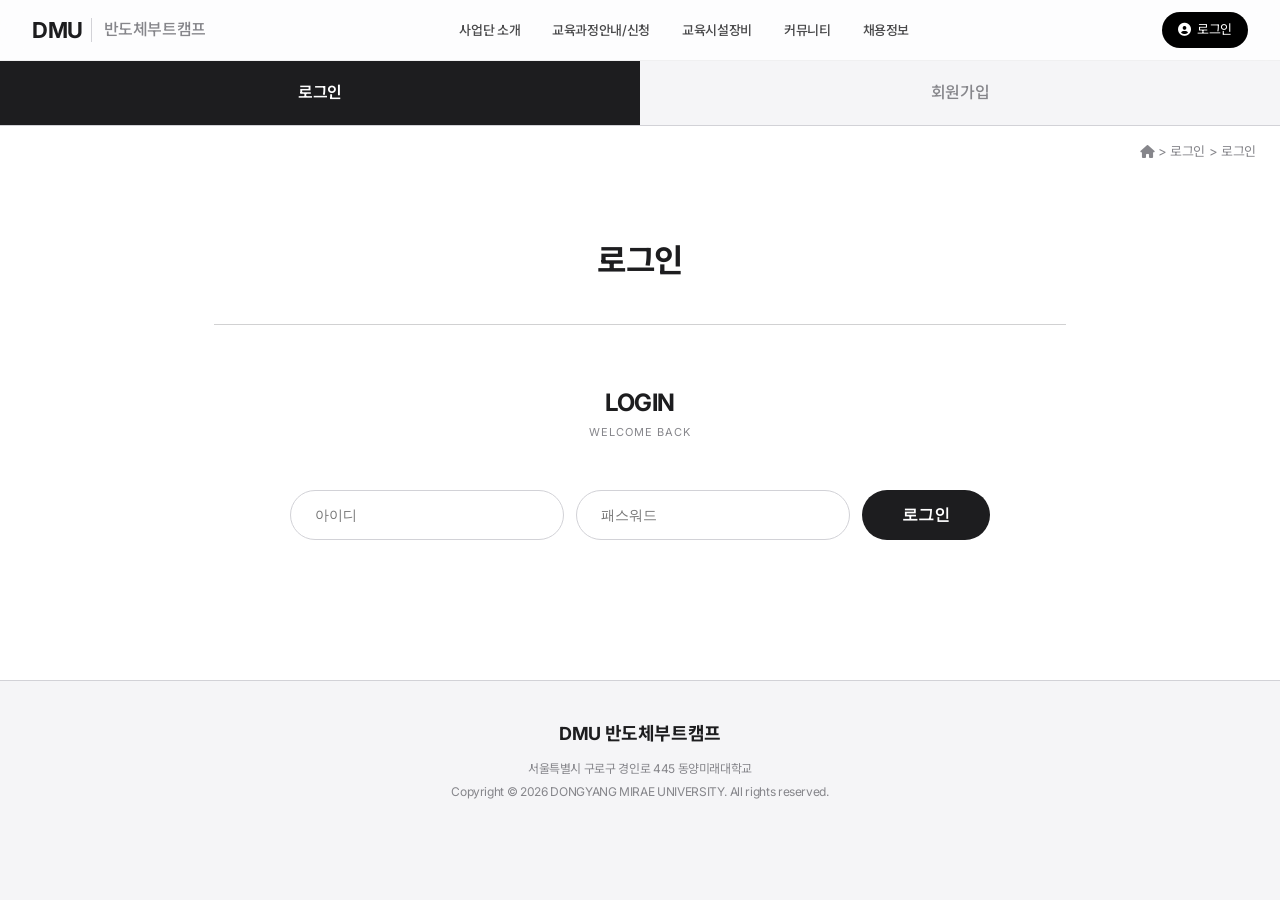
<file: login.html>
<!DOCTYPE html>
<html lang="ko">
<head>
    <meta charset="UTF-8">
    <meta name="viewport" content="width=device-width, initial-scale=1.0">
    <title>로그인 - DMU 반도체부트캠프</title>
    <link href="https://fonts.googleapis.com/css2?family=Inter:wght@400;600;800&family=Noto+Sans+KR:wght@300;400;500;700;900&display=swap" rel="stylesheet">
    <link href="https://cdnjs.cloudflare.com/ajax/libs/font-awesome/6.0.0/css/all.min.css" rel="stylesheet">
    <link rel="stylesheet" href="styles.css">
    <style>
        .login-tabs {
            display: flex;
            width: 100%;
            border-bottom: 1px solid var(--border-color);
        }
        .login-tab {
            flex: 1;
            text-align: center;
            padding: 20px 0;
            font-size: 16px;
            font-weight: 500;
            color: var(--text-muted);
            background: #f5f5f7;
            cursor: pointer;
            transition: all 0.3s;
        }
        .login-tab.active {
            background: var(--text-main);
            color: #fff;
            font-weight: 600;
        }
        .breadcrumb {
            text-align: right;
            padding: 16px 24px;
            font-size: 13px;
            color: var(--text-muted);
            background: #fff;
        }
        .login-content {
            padding: 60px 24px 140px;
            max-width: 900px;
            margin: 0 auto;
            text-align: center;
        }
        .login-content h1 {
            font-size: 32px;
            font-weight: 700;
            margin-bottom: 40px;
            color: var(--text-main);
        }
        .login-divider {
            width: 100%;
            height: 1px;
            background-color: var(--text-main);
            margin-bottom: 60px;
            opacity: 0.2;
        }
        .login-subtitle {
            font-size: 24px;
            font-weight: 700;
            color: var(--text-main);
            margin-bottom: 4px;
        }
        .login-desc {
            font-size: 11px;
            color: var(--text-muted);
            text-transform: uppercase;
            letter-spacing: 1px;
            margin-bottom: 50px;
        }
        .login-form {
            display: flex;
            justify-content: center;
            gap: 12px;
            max-width: 700px;
            margin: 0 auto;
        }
        .login-input {
            flex: 1;
            padding: 16px 24px;
            border: 1px solid var(--border-color);
            border-radius: 980px;
            font-size: 14px;
            outline: none;
            transition: border-color 0.3s;
            background: #fff;
        }
        .login-input:focus {
            border-color: var(--text-main);
        }
        .login-submit {
            padding: 0 40px;
            background: var(--text-main);
            color: #fff;
            border: none;
            border-radius: 980px;
            font-size: 16px;
            font-weight: 600;
            cursor: pointer;
            transition: all 0.3s;
        }
        .login-submit:hover {
            background: #424245;
        }
    </style>
</head>
<body>
    <header class="header">
        <div class="header-container">
            <a href="index.html" class="logo">
                <span class="logo-dmu">DMU</span><span class="logo-text">반도체부트캠프</span>
            </a>
            <nav class="main-nav">
                <ul>
                    <li><a href="about.html">사업단 소개</a></li>
                    <li><a href="course.html">교육과정안내/신청</a></li>
                    <li><a href="facility.html">교육시설장비</a></li>
                    <li><a href="community.html">커뮤니티</a></li>
                    <li><a href="recruit.html">채용정보</a></li>
                </ul>
            </nav>
            <div class="header-actions">
                <a href="login.html" class="btn-login"><i class="fas fa-user-circle"></i> 로그인</a>
            </div>
        </div>
    </header>

    <main style="background: #fff;">
        <div class="login-tabs">
            <div class="login-tab active" id="tabLogin">로그인</div>
            <div class="login-tab" id="tabSignup">회원가입</div>
        </div>
        <div class="breadcrumb">
            <i class="fas fa-home"></i> &gt; <span id="bread1">로그인</span> &gt; <span id="bread2">로그인</span>
        </div>
        
        <section class="login-content">
            <h1 id="pageTitle">로그인</h1>
            <div class="login-divider"></div>
            
            <div class="login-subtitle" id="pageSubTitle">LOGIN</div>
            <div class="login-desc" id="pageDesc">WELCOME BACK</div>
            
            <form class="login-form" id="loginForm">
                <input type="text" class="login-input" id="loginId" placeholder="아이디" required>
                <input type="password" class="login-input" id="loginPw" placeholder="패스워드" required>
                <button type="submit" class="login-submit">로그인</button>
            </form>
            
            <form class="login-form" id="signupForm" style="display: none;">
                <input type="text" class="login-input" id="signupId" placeholder="원하는 아이디" required>
                <input type="password" class="login-input" id="signupPw" placeholder="비밀번호 지정" required>
                <button type="submit" class="login-submit">가입완료</button>
            </form>
        </section>
    </main>

    <footer>
        <div class="container footer-content">
            <div class="footer-logo">DMU 반도체부트캠프</div>
            <div class="footer-info">
                <p>서울특별시 구로구 경인로 445 동양미래대학교</p>
                <p>Copyright &copy; 2026 DONGYANG MIRAE UNIVERSITY. All rights reserved.</p>
            </div>
        </div>
    </footer>

    <script>
    document.addEventListener('DOMContentLoaded', () => {
        // 이미 로그인 되어있는지 확인
        const currentUser = localStorage.getItem('dmu_user');
        if(currentUser) {
            alert(currentUser + '님, 이미 로그인되어 있습니다.');
            window.location.href = 'index.html';
        }

        const tabLogin = document.getElementById('tabLogin');
        const tabSignup = document.getElementById('tabSignup');
        const loginForm = document.getElementById('loginForm');
        const signupForm = document.getElementById('signupForm');
        
        const pageTitle = document.getElementById('pageTitle');
        const pageSubTitle = document.getElementById('pageSubTitle');
        const pageDesc = document.getElementById('pageDesc');
        const bread1 = document.getElementById('bread1');
        const bread2 = document.getElementById('bread2');

        tabLogin.addEventListener('click', () => {
            tabLogin.classList.add('active');
            tabSignup.classList.remove('active');
            loginForm.style.display = 'flex';
            signupForm.style.display = 'none';
            pageTitle.innerText = '로그인';
            pageSubTitle.innerText = 'LOGIN';
            pageDesc.innerText = 'WELCOME BACK';
            bread1.innerText = '로그인';
            bread2.innerText = '로그인';
        });

        tabSignup.addEventListener('click', () => {
            tabSignup.classList.add('active');
            tabLogin.classList.remove('active');
            signupForm.style.display = 'flex';
            loginForm.style.display = 'none';
            pageTitle.innerText = '회원가입';
            pageSubTitle.innerText = 'SIGN UP';
            pageDesc.innerText = 'JOIN US TODAY';
            bread1.innerText = '회원가입';
            bread2.innerText = '회원가입';
        });

        loginForm.addEventListener('submit', (e) => {
            e.preventDefault();
            const id = document.getElementById('loginId').value;
            const pw = document.getElementById('loginPw').value;
            const storedPw = localStorage.getItem('dmu_user_' + id);
            
            if(!storedPw) {
                alert('가입되지 않은 아이디입니다.');
            } else if(storedPw !== pw) {
                alert('비밀번호가 일치하지 않습니다.');
            } else {
                localStorage.setItem('dmu_user', id);
                alert('환영합니다, ' + id + '님!');
                window.location.href = 'index.html';
            }
        });

        signupForm.addEventListener('submit', (e) => {
            e.preventDefault();
            const id = document.getElementById('signupId').value;
            const pw = document.getElementById('signupPw').value;
            
            if(localStorage.getItem('dmu_user_' + id)) {
                alert('이미 사용중인 아이디입니다. 다른 아이디를 입력해주세요.');
            } else {
                localStorage.setItem('dmu_user_' + id, pw);
                alert('🎉 회원가입이 완료되었습니다! 생성하신 아이디로 로그인해 주세요.');
                tabLogin.click();
            }
        });
    });
    </script>
</body>
</html>
</file>
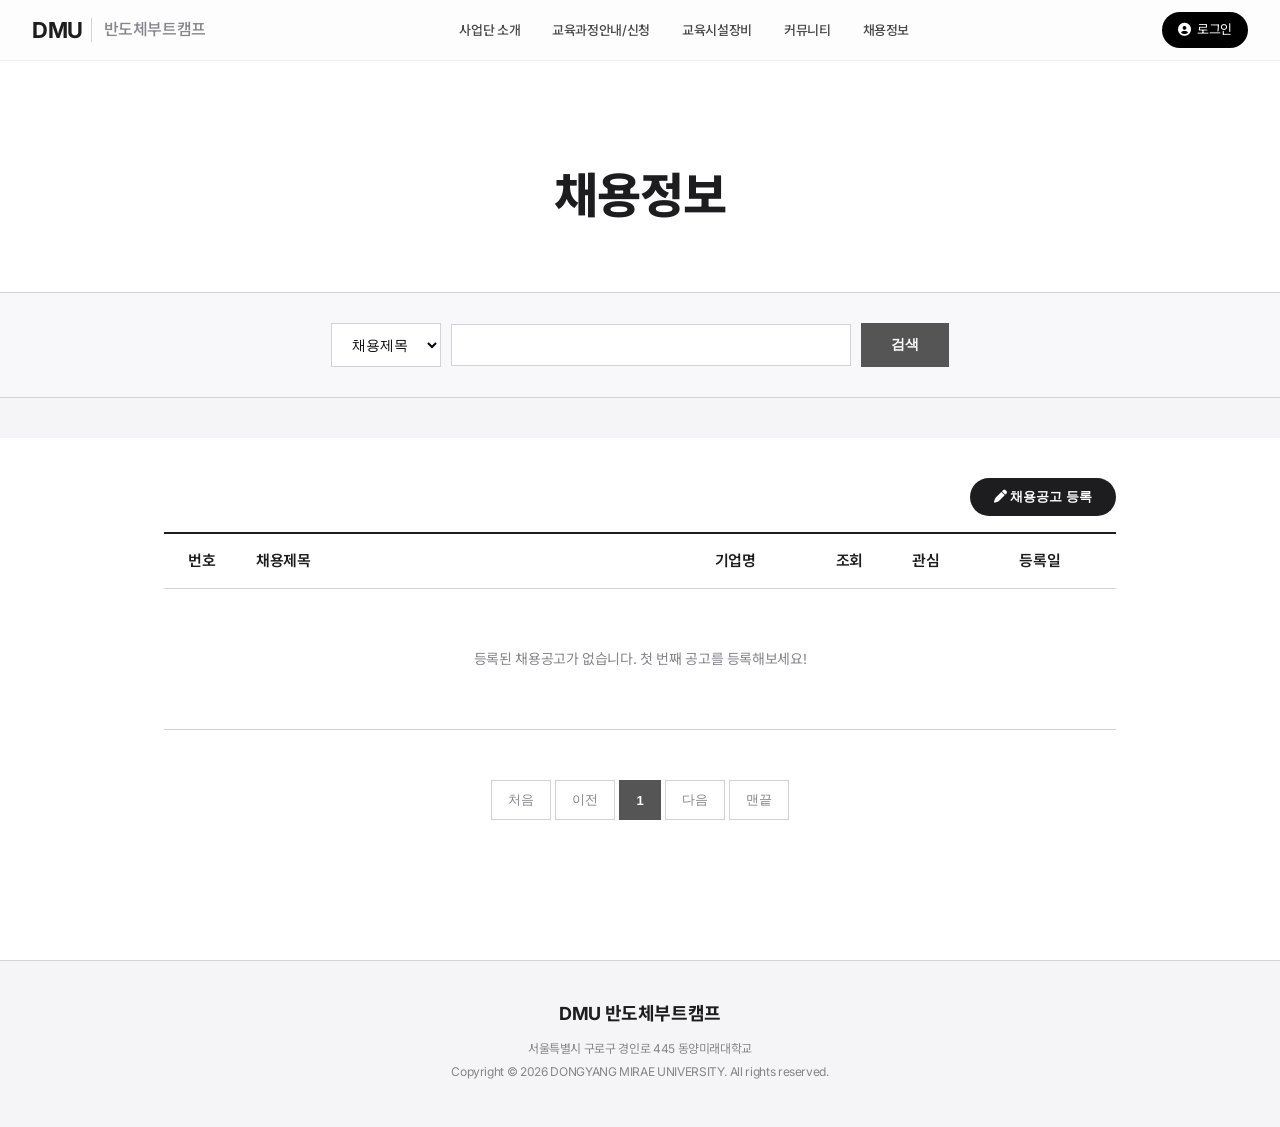
<file: recruit.html>
<!DOCTYPE html>
<html lang="ko">
<head>
    <meta charset="UTF-8">
    <meta name="viewport" content="width=device-width, initial-scale=1.0">
    <title>채용정보 - DMU 반도체부트캠프</title>
    <link href="https://fonts.googleapis.com/css2?family=Inter:wght@400;600;800&family=Noto+Sans+KR:wght@300;400;500;700;900&display=swap" rel="stylesheet">
    <link href="https://cdnjs.cloudflare.com/ajax/libs/font-awesome/6.0.0/css/all.min.css" rel="stylesheet">
    <link rel="stylesheet" href="styles.css">
    <style>
        .subpage-header { padding: 100px 0; text-align: center; background: #f5f5f7; border-bottom: 1px solid var(--border-color); }
        .subpage-header h1 { font-size: 40px; margin-bottom: 20px; color: var(--text-main); letter-spacing: -1px; font-weight: 800; }
        .subpage-content { min-height: 50vh; padding: 40px 0 100px; background: #fff; text-align: center; }

        /* Search Bar Area */
        .search-area {
            background-color: #f8f8fa;
            border-top: 1px solid var(--border-color);
            border-bottom: 1px solid var(--border-color);
            padding: 30px 24px;
            display: flex;
            justify-content: center;
            align-items: center;
            gap: 10px;
            margin-bottom: 40px;
        }
        .search-select {
            padding: 12px 16px; border: 1px solid var(--border-color); border-radius: 0; outline: none; background: #fff; font-size: 14px;
        }
        .search-input {
            width: 400px; padding: 12px 16px; border: 1px solid var(--border-color); border-radius: 0; outline: none; background: #fff; font-size: 14px;
        }
        .search-btn {
            background: #555555; color: #fff; border: none; padding: 13px 30px; cursor: pointer; font-weight: 600; font-size: 14px;
        }
        .search-btn:hover { background: #333; }

        /* Board Table Layout */
        .board-container { max-width: 1000px; margin: 0 auto; padding: 0 24px; }
        .board-header { display: flex; justify-content: flex-end; align-items: center; margin-bottom: 16px; }
        .btn-write-job { background: var(--text-main); color: #fff; border: none; padding: 10px 24px; border-radius: 980px; cursor: pointer; font-weight: 600; font-size: 13px; }
        .btn-write-job:hover { background: #424245; }

        .board-table { width: 100%; border-collapse: collapse; text-align: center; margin-bottom: 50px;}
        .board-table th { background: #fff; font-weight: 600; color: var(--text-main); padding: 16px; border-bottom: 1px solid var(--border-color); border-top: 2px solid var(--text-main); font-size: 15px;}
        .board-table td { padding: 16px; border-bottom: 1px solid var(--border-color); font-size: 14px; color: var(--text-main); }
        .board-table tr:hover td { background: #fbfbfb; cursor: pointer; }
        .title-col { text-align: left !important; font-weight: 600; }
        .title-col:hover .title-text { text-decoration: underline; }

        /* Pagination */
        .pagination { display: flex; justify-content: center; gap: 4px; margin-bottom: 40px; }
        .page-btn { padding: 10px 16px; border: 1px solid var(--border-color); background: #fff; color: var(--text-muted); cursor: pointer; font-size: 13px; }
        .page-btn.active { background: #555555; color: #fff; border-color: #555555; font-weight: 600; }
        .page-btn:hover:not(.active) { background: #f5f5f7; }

        /* Modals recycled from community.html */
        .modal-overlay { position: fixed; top: 0; left: 0; right: 0; bottom: 0; background: rgba(0,0,0,0.6); display: none; align-items: center; justify-content: center; z-index: 1000; backdrop-filter: blur(4px); }
        .modal { background: #fff; width: 600px; padding: 40px; border-radius: 20px; box-shadow: 0 20px 50px rgba(0,0,0,0.15); max-width: 90%; text-align: left; }
        .view-modal { width: 700px; max-height: 90vh; overflow-y: auto; padding: 40px 30px; }
        .modal-title { font-size: 24px; font-weight: 700; margin-bottom: 24px; color: var(--text-main); border-bottom: 2px solid var(--text-main); padding-bottom: 16px; }
        
        .modal-input { width: 100%; padding: 16px; margin-bottom: 16px; border: 1px solid var(--border-color); border-radius: 12px; outline: none; font-size: 15px; background: #f5f5f7; }
        .modal-textarea { width: 100%; padding: 16px; height: 200px; border: 1px solid var(--border-color); border-radius: 12px; resize: none; margin-bottom: 24px; outline: none; font-size: 15px; background: #f5f5f7; font-family: inherit; }
        
        .modal-actions { display: flex; justify-content: flex-end; gap: 12px; }
        .btn-cancel { background: #e5e5ea; color: var(--text-main); border: none; padding: 14px 24px; border-radius: 980px; cursor: pointer; font-weight: 600; transition: 0.3s; }
        .btn-submit { background: var(--text-main); color: #fff; border: none; padding: 14px 32px; border-radius: 980px; cursor: pointer; font-weight: 600; transition: 0.3s; }

        .view-meta { font-size: 14px; color: var(--text-muted); margin-bottom: 24px; display: flex; gap: 16px; border-bottom: 1px solid var(--border-color); padding-bottom: 16px;}
        .view-content { min-height: 120px; white-space: pre-wrap; font-size: 16px; line-height: 1.8; margin-bottom: 30px; padding: 0 8px; color: var(--text-main); }
        
        /* Like and Comments */
        .btn-like-job { background: #fff; color: var(--text-main); border: 2px solid var(--border-color); padding: 12px 30px; border-radius: 980px; font-size: 15px; font-weight: 600; cursor: pointer; transition: 0.2s; box-shadow: 0 2px 10px rgba(0,0,0,0.02); }
        .btn-like-job:hover { border-color: var(--text-main); background: #f5f5f7; }

        .comments-section { background: #fbfbfb; border-radius: 16px; padding: 24px; border: 1px solid var(--border-color); text-align: left; }
        .comments-count { font-weight: 700; margin-bottom: 16px; font-size: 15px; }

        .comment-input-area { display: flex; gap: 10px; margin-bottom: 24px; }
        .comment-input { flex: 1; padding: 14px 16px; border: 1px solid var(--border-color); border-radius: 8px; outline: none; font-size: 14px; }
        .btn-comment-submit { background: var(--text-main); color: #fff; padding: 0 24px; border-radius: 8px; border: none; cursor: pointer; font-weight: 600; }

        .comment-item { display: flex; justify-content: space-between; padding: 16px 0; border-bottom: 1px solid #e5e5ea; }
        .comment-item:last-child { border-bottom: none; padding-bottom: 0; }
        .comment-author { font-weight: 700; font-size: 14px; margin-bottom: 6px; display: flex; align-items: center; gap: 8px;}
        .comment-text { font-size: 14px; color: var(--text-main); margin-bottom: 8px; line-height: 1.5; }
        .comment-date { font-size: 12px; color: var(--text-muted); }
        
        .best-badge { background: #000; color: white; padding: 3px 8px; border-radius: 980px; font-size: 11px; font-weight: 800; letter-spacing: 0.5px; }
        .btn-like-comment { background: none; border: 1px solid var(--border-color); border-radius: 8px; color: var(--text-muted); cursor: pointer; font-size: 12px; padding: 6px 12px; display: flex; align-items: center; gap: 6px; transition: 0.3s; font-weight: 600; height: fit-content; }
        .btn-like-comment:hover { color: var(--text-main); border-color: var(--text-main); }
    </style>
</head>
<body>
    <header class="header">
        <div class="header-container">
            <a href="index.html" class="logo">
                <span class="logo-dmu">DMU</span><span class="logo-text">반도체부트캠프</span>
            </a>
            <nav class="main-nav">
                <ul>
                    <li><a href="about.html">사업단 소개</a></li>
                    <li><a href="course.html">교육과정안내/신청</a></li>
                    <li><a href="facility.html">교육시설장비</a></li>
                    <li><a href="community.html">커뮤니티</a></li>
                    <li><a href="recruit.html">채용정보</a></li>
                </ul>
            </nav>
            <div class="header-actions">
                <a href="login.html" class="btn-login"><i class="fas fa-user-circle"></i> 로그인</a>
            </div>
        </div>
    </header>

    <main>
        <section class="subpage-header" style="background:#fff; border-bottom:none; padding-bottom: 40px;">
            <div class="container">
                <h1 style="font-size:48px;">채용정보</h1>
            </div>
        </section>

        <!-- Search Bar Area as requested by User image -->
        <div class="search-area">
            <select class="search-select" id="searchType">
                <option value="title">채용제목</option>
                <option value="company">기업명</option>
            </select>
            <input type="text" class="search-input" id="searchQuery" placeholder="">
            <button class="search-btn" id="btnSearch">검색</button>
        </div>
        
        <section class="subpage-content">
            <div class="board-container">
                <div class="board-header">
                    <button class="btn-write-job" id="btnWriteJob"><i class="fas fa-pen"></i> 채용공고 등록</button>
                </div>
                
                <table class="board-table">
                    <thead>
                        <tr>
                            <th style="width: 8%;">번호</th>
                            <th class="title-col" style="width: 44%;">채용제목</th>
                            <th style="width: 16%;">기업명</th>
                            <th style="width: 8%;">조회</th>
                            <th style="width: 8%;">관심</th>
                            <th style="width: 16%;">등록일</th>
                        </tr>
                    </thead>
                    <tbody id="jobTbody">
                        <!-- Javascript will populate jobs here -->
                    </tbody>
                </table>

                <!-- Pagination Area as requested by User image -->
                <div class="pagination">
                    <button class="page-btn">처음</button>
                    <button class="page-btn">이전</button>
                    <button class="page-btn active">1</button>
                    <button class="page-btn">다음</button>
                    <button class="page-btn">맨끝</button>
                </div>
            </div>
        </section>
    </main>

    <!-- Write Job Modal -->
    <div class="modal-overlay" id="modalWrite">
        <div class="modal">
            <div class="modal-title">채용공고 등록하기</div>
            <form id="formWrite">
                <input type="text" class="modal-input" id="writeCompany" placeholder="기업명을 입력하세요." required>
                <input type="text" class="modal-input" id="writeTitle" placeholder="채용제목 (예: 2026년 반도체 공정 엔지니어 신입 채용)" required>
                <textarea class="modal-textarea" id="writeContent" placeholder="채용 상세 내용 (지원자격, 근무조건, 모집인원 등)" required></textarea>
                <div class="modal-actions">
                    <button type="button" class="btn-cancel" id="btnCancelWrite">취소</button>
                    <button type="submit" class="btn-submit">공고 등록하기</button>
                </div>
            </form>
        </div>
    </div>

    <!-- View Job Modal -->
    <div class="modal-overlay" id="modalView">
        <div class="modal view-modal">
            <div class="modal-title" id="viewTitle">채용제목 영역</div>
            <div class="view-meta" id="viewMeta">
                <!-- Javascript will inject Company, Date, Views -->
            </div>
            <div class="view-content" id="viewContent">채용 상세 내용 영역</div>
            
            <div style="text-align: center; margin-bottom: 40px;">
                <button class="btn-like-job" id="btnLikeJob"><i class="fas fa-heart"></i> 관심공고 담기 <span id="jobLikeCount">0</span></button>
            </div>

            <!-- Comments Section -->
            <div class="comments-section">
                <div class="comments-count">응원 & 질문 <span id="commentsCountTxt">0</span>개</div>
                <div class="comment-input-area">
                    <input type="text" id="commentText" placeholder="응원 메시지나 채용담당자에게 질문을 남겨보세요..." class="comment-input">
                    <button class="btn-comment-submit" id="btnSubmitComment">등록</button>
                </div>
                <div class="comments-list" id="commentsList">
                    <!-- Comments injected by JS -->
                </div>
            </div>

            <div class="modal-actions" style="margin-top: 24px;">
                <button type="button" class="btn-cancel" id="btnCloseView">닫기</button>
            </div>
        </div>
    </div>

    <footer>
        <div class="container footer-content">
            <div class="footer-logo">DMU 반도체부트캠프</div>
            <div class="footer-info">
                <p>서울특별시 구로구 경인로 445 동양미래대학교</p>
                <p>Copyright &copy; 2026 DONGYANG MIRAE UNIVERSITY. All rights reserved.</p>
            </div>
        </div>
    </footer>

    <script src="script.js"></script>
    <script>
        document.addEventListener('DOMContentLoaded', () => {
            const jobTbody = document.getElementById('jobTbody');
            const modalWrite = document.getElementById('modalWrite');
            const modalView = document.getElementById('modalView');
            const btnWriteJob = document.getElementById('btnWriteJob');
            const searchInput = document.getElementById('searchQuery');
            const searchBtn = document.getElementById('btnSearch');
            const searchType = document.getElementById('searchType');
            
            // Database Initialization
            let jobs = JSON.parse(localStorage.getItem('dmu_jobs')) || [];
            jobs = jobs.map(j => ({
                ...j,
                id: j.id || Math.random().toString(36).substr(2, 9),
                views: j.views || 0,
                likes: j.likes || 0,
                comments: j.comments || []
            }));
            saveJobs();

            let currentJobId = null;

            function saveJobs() {
                localStorage.setItem('dmu_jobs', JSON.stringify(jobs));
            }

            function getJob(id) {
                return jobs.find(j => j.id === id);
            }

            // Render Entire Board with Optional Search Support
            function renderBoard(filterQuery = "") {
                jobTbody.innerHTML = '';
                
                let filteredJobs = [...jobs];
                if(filterQuery) {
                    const q = filterQuery.toLowerCase();
                    const type = searchType.value;
                    if(type === 'title') {
                        filteredJobs = filteredJobs.filter(j => j.title.toLowerCase().includes(q));
                    } else if(type === 'company') {
                        filteredJobs = filteredJobs.filter(j => j.company.toLowerCase().includes(q));
                    }
                }

                if(filteredJobs.length === 0) {
                    jobTbody.innerHTML = '<tr><td colspan="6" style="padding: 60px; color: #86868b; text-align: center;">등록된 채용공고가 없습니다. 첫 번째 공고를 등록해보세요!</td></tr>';
                    return;
                }
                
                const reversed = filteredJobs.reverse();
                reversed.forEach((job, index) => {
                    const tr = document.createElement('tr');
                    const commentIndicator = job.comments.length > 0 ? `<span style="color:#007aff; font-weight:700; margin-left:8px; font-size:13px;">[${job.comments.length}]</span>` : '';
                    
                    tr.innerHTML = `
                        <td>${filteredJobs.length - index}</td>
                        <td class="title-col"><span class="title-text" style="color:#1d1d1f; font-size:15px;">${job.title}</span>${commentIndicator}</td>
                        <td style="font-weight:600; color:#555;">${job.company}</td>
                        <td>${job.views}</td>
                        <td><span style="color:var(--text-main); font-weight:600;"><i class="far fa-heart"></i> ${job.likes}</span></td>
                        <td>${job.date}</td>
                    `;
                    
                    tr.addEventListener('click', () => {
                        job.views += 1;
                        saveJobs();
                        renderBoard(searchInput.value);

                        currentJobId = job.id;
                        renderModalView(job);
                        modalView.style.display = 'flex';
                    });
                    jobTbody.appendChild(tr);
                });
            }

            // Render View Modal
            function renderModalView(job) {
                document.getElementById('viewTitle').innerText = job.title;
                document.getElementById('viewMeta').innerHTML = `
                    <span><i class="fas fa-building"></i> ${job.company}</span>
                    <span><i class="fas fa-calendar"></i> ${job.date}</span>
                    <span><i class="fas fa-eye"></i> ${job.views}</span>
                `;
                document.getElementById('viewContent').innerText = job.content;
                document.getElementById('jobLikeCount').innerText = job.likes;
                renderComments(job);
            }

            // Render Comments
            function renderComments(job) {
                const list = document.getElementById('commentsList');
                document.getElementById('commentsCountTxt').innerText = job.comments.length;
                list.innerHTML = '';
                
                let highestLikes = 0;
                job.comments.forEach(c => { if(c.likes > highestLikes) highestLikes = c.likes; });

                job.comments.forEach(c => {
                    const isBest = c.likes > 0 && c.likes === highestLikes;
                    
                    const div = document.createElement('div');
                    div.className = 'comment-item';
                    
                    const leftDiv = document.createElement('div');
                    leftDiv.innerHTML = `
                        <div class="comment-author">
                            ${c.author}
                            ${isBest ? '<span class="best-badge"><i class="fas fa-fire"></i> BEST 질문</span>' : ''}
                        </div>
                        <div class="comment-text">${c.text}</div>
                        <div class="comment-date">${c.date}</div>
                    `;
                    
                    const rightDiv = document.createElement('div');
                    const btnLike = document.createElement('button');
                    btnLike.className = 'btn-like-comment';
                    btnLike.innerHTML = `<i class="fas fa-thumbs-up"></i> 추천 ${c.likes}`;
                    
                    btnLike.addEventListener('click', () => {
                        c.likes += 1;
                        saveJobs();
                        renderComments(job);
                    });

                    rightDiv.appendChild(btnLike);
                    div.appendChild(leftDiv);
                    div.appendChild(rightDiv);
                    list.appendChild(div);
                });
            }

            // Search
            searchBtn.addEventListener('click', () => {
                renderBoard(searchInput.value);
            });
            searchInput.addEventListener('keyup', (e) => {
                if(e.key === 'Enter') renderBoard(searchInput.value);
            });

            // Job Like
            document.getElementById('btnLikeJob').addEventListener('click', () => {
                if(!currentJobId) return;
                const j = getJob(currentJobId);
                if(j) {
                    j.likes += 1;
                    saveJobs();
                    document.getElementById('jobLikeCount').innerText = j.likes;
                    renderBoard(searchInput.value);
                }
            });

            // Submit Comment
            document.getElementById('btnSubmitComment').addEventListener('click', () => {
                if(!currentJobId) return;
                const author = localStorage.getItem('dmu_user');
                if(!author) {
                    alert('로그인 후 참여할 수 있습니다.');
                    window.location.href = 'login.html';
                    return;
                }
                
                const input = document.getElementById('commentText');
                const text = input.value.trim();
                if(!text) return;
                
                const j = getJob(currentJobId);
                if(j) {
                    const today = new Date();
                    const dateStr = today.getFullYear() + '-' + String(today.getMonth()+1).padStart(2,'0') + '-' + String(today.getDate()).padStart(2,'0') + " " + String(today.getHours()).padStart(2,'0') + ":" + String(today.getMinutes()).padStart(2,'0');
                    
                    j.comments.push({
                        id: Math.random().toString(36).substr(2, 9),
                        author: author,
                        text: text,
                        date: dateStr,
                        likes: 0
                    });
                    saveJobs();
                    input.value = '';
                    renderComments(j);
                    renderBoard(searchInput.value); // refresh count
                }
            });

            // Write Button
            btnWriteJob.addEventListener('click', () => {
                const currentUser = localStorage.getItem('dmu_user');
                if(!currentUser) {
                    alert('로그인 후 공고를 등록할 수 있습니다.');
                    window.location.href = 'login.html';
                    return;
                }
                modalWrite.style.display = 'flex';
            });

            // Submit Write Form
            document.getElementById('formWrite').addEventListener('submit', (e) => {
                e.preventDefault();
                const company = document.getElementById('writeCompany').value;
                const title = document.getElementById('writeTitle').value;
                const content = document.getElementById('writeContent').value;
                const today = new Date();
                const dateStr = today.getFullYear() + '-' + String(today.getMonth()+1).padStart(2,'0') + '-' + String(today.getDate()).padStart(2,'0');

                jobs.push({ id: Math.random().toString(36).substr(2, 9), company, title, content, date: dateStr, views: 0, likes: 0, comments: [] });
                saveJobs();
                
                document.getElementById('writeCompany').value = '';
                document.getElementById('writeTitle').value = '';
                document.getElementById('writeContent').value = '';
                modalWrite.style.display = 'none';
                
                // Reset search to view new job
                searchInput.value = '';
                renderBoard('');
            });

            // Modals Close
            document.getElementById('btnCancelWrite').addEventListener('click', () => modalWrite.style.display = 'none');
            document.getElementById('btnCloseView').addEventListener('click', () => modalView.style.display = 'none');

            // Render
            renderBoard('');
        });
    </script>
</body>
</html>
</file>
<file: styles.css>
:root {
    /* Color Palette - Apple Style Grayscale */
    --primary-blue: #1d1d1f;
    --primary-light: #424245;
    --primary-dark: #000000;
    --accent-cyan: #1d1d1f;
    --accent-gold: #f5f5f7;
    --text-main: #1d1d1f;
    --text-muted: #86868b;
    --text-light: #ffffff;
    --bg-light: #f5f5f7;
    --bg-white: #ffffff;
    --border-color: #d2d2d7;
    
    /* Typography */
    --font-heading: -apple-system, BlinkMacSystemFont, "SF Pro Display", "Segoe UI", 'Inter', 'Noto Sans KR', sans-serif;
    --font-body: -apple-system, BlinkMacSystemFont, "SF Pro Text", "Segoe UI", 'Inter', 'Noto Sans KR', sans-serif;
}

* {
    margin: 0;
    padding: 0;
    box-sizing: border-box;
}

body {
    font-family: var(--font-body);
    color: var(--text-main);
    background-color: var(--bg-light);
    line-height: 1.47059;
    letter-spacing: -0.022em;
    overflow-x: hidden;
}

a {
    text-decoration: none;
    color: inherit;
    transition: all 0.3s ease;
}

ul {
    list-style: none;
}

.container {
    max-width: 1280px;
    margin: 0 auto;
    padding: 0 24px;
}

/* ==========================================================================
   Header & Navigation
   ========================================================================== */
.header {
    background-color: rgba(255, 255, 255, 0.8);
    backdrop-filter: saturate(180%) blur(20px);
    -webkit-backdrop-filter: saturate(180%) blur(20px);
    position: sticky;
    top: 0;
    z-index: 1000;
    border-bottom: 1px solid rgba(0, 0, 0, 0.05); /* very subtle border instead of shadow */
}

.header-container {
    display: flex;
    align-items: center;
    justify-content: space-between;
    height: 60px;
    max-width: 1280px;
    margin: 0 auto;
    padding: 0 32px;
}

.logo {
    display: flex;
    align-items: center;
    gap: 8px;
}

.logo-dmu {
    font-weight: 700;
    font-size: 22px;
    color: var(--text-main);
    letter-spacing: -0.5px;
}

.logo-text {
    font-weight: 500;
    font-size: 16px;
    color: var(--text-muted);
    border-left: 1px solid var(--border-color);
    padding-left: 12px;
}

.main-nav ul {
    display: flex;
    gap: 32px;
}

.main-nav a {
    font-weight: 500;
    font-size: 13px;
    color: var(--text-main);
    opacity: 0.8;
    position: relative;
    padding: 8px 0;
}

.main-nav a:hover {
    opacity: 1;
}

.btn-login {
    display: inline-flex;
    align-items: center;
    gap: 6px;
    background-color: #000;
    color: #fff;
    font-weight: 400;
    font-size: 13px;
    padding: 8px 16px;
    border-radius: 980px; /* pill shape */
    transition: background-color 0.3s;
}

.btn-login:hover {
    background-color: #333;
    color: #fff;
}

.mobile-menu-btn {
    display: none;
    background: none;
    border: none;
    font-size: 20px;
    color: var(--text-main);
    cursor: pointer;
}

/* ==========================================================================
   Hero Banner
   ========================================================================== */
.hero-banner {
    position: relative;
    height: 500px;
    display: flex;
    align-items: center;
    justify-content: center;
    overflow: hidden;
}

.hero-banner::before {
    content: '';
    position: absolute;
    top: 0;
    left: 0;
    width: 100%;
    height: 100%;
    background: linear-gradient(135deg, #1c1c1e 0%, #2c2c2e 30%, #3a3a3c 60%, #1c1c1e 100%);
    background-size: cover;
    background-position: center;
    animation: panZoom 20s infinite alternate linear;
    z-index: 0;
    transform-origin: center;
}

@keyframes panZoom {
    0% { transform: scale(1) translate(0, 0); }
    100% { transform: scale(1.1) translate(-1%, -1%); }
}

.banner-overlay {
    position: absolute;
    top: 0;
    left: 0;
    width: 100%;
    height: 100%;
    background: rgba(0, 0, 0, 0.4);
    z-index: 1;
}

.banner-content {
    position: relative;
    z-index: 2;
    text-align: center;
    color: #f5f5f7;
    padding: 0 20px;
}

.banner-content h1 {
    font-size: 56px;
    font-weight: 700;
    line-height: 1.1;
    margin-bottom: 12px;
    letter-spacing: -0.015em;
}

.banner-content .highlight {
    color: #fff;
}

.banner-content p {
    font-size: 21px;
    font-weight: 500;
    margin-bottom: 28px;
    opacity: 0.8;
}

.cta-button {
    display: inline-flex;
    align-items: center;
    gap: 8px;
    background: #f5f5f7;
    color: #1d1d1f;
    padding: 14px 28px;
    border-radius: 980px;
    font-size: 15px;
    font-weight: 500;
    transition: all 0.3s ease;
}

.cta-button:hover {
    background: #fff;
    transform: scale(1.02);
}

/* ==========================================================================
   Content Section (Gallery & Notice)
   ========================================================================== */
.content-section {
    padding: 80px 0;
    background-color: var(--bg-light);
}

.grid-2-col {
    display: grid;
    grid-template-columns: 1fr 1fr;
    gap: 40px;
}

.section-header {
    display: flex;
    justify-content: space-between;
    align-items: flex-end;
    margin-bottom: 24px;
    padding-bottom: 0;
    border-bottom: none;
}

.section-header h2 {
    font-size: 28px;
    font-weight: 700;
    color: var(--text-main);
}

.view-more {
    font-size: 13px;
    color: var(--accent-cyan);
    font-weight: 500;
}

.view-more:hover {
    text-decoration: underline;
}

/* Gallery Widget */
.slider-container {
    position: relative;
    border-radius: 20px;
    overflow: hidden;
    box-shadow: 0 4px 14px rgba(0,0,0,0.05); /* Apple subtle shadow */
}

.slider-wrapper {
    display: flex;
    transition: transform 0.6s cubic-bezier(0.2, 0.8, 0.2, 1);
}

.slide {
    min-width: 100%;
    position: relative;
}

.slide img {
    width: 100%;
    aspect-ratio: 16/9;
    object-fit: cover;
    display: block;
}

.slide-img {
    width: 100%;
    aspect-ratio: 16/9;
    display: block;
}

.slide-caption {
    position: absolute;
    bottom: 0;
    left: 0;
    width: 100%;
    padding: 30px;
    background: linear-gradient(to top, rgba(0,0,0,0.6), transparent);
    color: white;
    font-size: 16px;
    font-weight: 600;
}

.slider-btn {
    position: absolute;
    top: 50%;
    transform: translateY(-50%);
    background: rgba(255,255,255,0.8);
    backdrop-filter: blur(5px);
    border: none;
    color: #1d1d1f;
    width: 44px;
    height: 44px;
    border-radius: 50%;
    font-size: 18px;
    cursor: pointer;
    transition: all 0.3s;
    display: flex;
    align-items: center;
    justify-content: center;
    box-shadow: 0 2px 10px rgba(0,0,0,0.1);
}

.slider-btn:hover {
    background: #fff;
    transform: translateY(-50%) scale(1.05);
}

.slider-btn.prev { left: 16px; }
.slider-btn.next { right: 16px; }

.slider-dots {
    position: absolute;
    bottom: 16px;
    right: 24px;
    display: flex;
    gap: 8px;
}

.dot {
    width: 8px;
    height: 8px;
    border-radius: 50%;
    background: rgba(255,255,255,0.4);
    cursor: pointer;
    transition: 0.3s;
}

.dot.active {
    background: #fff;
}

/* Notice Widget */
.notice-list {
    display: flex;
    flex-direction: column;
    gap: 12px;
}

.notice-list li a {
    display: flex;
    align-items: center;
    padding: 18px 24px;
    background: var(--bg-white);
    border-radius: 16px;
    border: 1px solid var(--border-color);
    transition: all 0.3s ease;
}

.notice-list li a:hover {
    box-shadow: 0 4px 14px rgba(0,0,0,0.05);
}

.notice-tag {
    font-size: 11px;
    font-weight: 600;
    padding: 3px 8px;
    border-radius: 980px;
    background: var(--bg-light);
    color: var(--text-muted);
    margin-right: 16px;
    min-width: 48px;
    text-align: center;
}

.notice-tag.new {
    background: #1d1d1f;
    color: #ffffff;
}

.notice-title {
    flex-grow: 1;
    font-size: 15px;
    font-weight: 500;
    color: var(--text-main);
    white-space: nowrap;
    overflow: hidden;
    text-overflow: ellipsis;
    padding-right: 16px;
}

.notice-date {
    font-size: 13px;
    color: var(--text-muted);
    min-width: 80px;
    text-align: right;
}

/* ==========================================================================
   Curriculum Section
   ========================================================================== */
.curriculum-section {
    padding: 60px 0;
    background-color: var(--bg-light);
}

.curriculum-section .section-header.center {
    justify-content: center;
    margin-bottom: 40px;
}

.curriculum-section .section-header.center h2 {
    font-size: 32px;
}

.curriculum-grid {
    display: grid;
    grid-template-columns: repeat(3, 1fr);
    gap: 24px;
}

.curriculum-card {
    padding: 50px 30px;
    text-align: center;
    border-radius: 20px;
    display: flex;
    flex-direction: column;
    align-items: center;
    justify-content: center;
    min-height: 280px;
    transition: all 0.3s ease;
}

.curriculum-card:hover {
    transform: scale(1.02);
    box-shadow: 0 10px 30px rgba(0,0,0,0.06);
}

/* Apple style card variations (HTML has dark, blue, light-dark) */
.curriculum-card.dark { 
    background-color: #1d1d1f; 
    color: #f5f5f7; 
}
.curriculum-card.blue { 
    background-color: #ffffff; 
    color: #1d1d1f; 
    border: 1px solid var(--border-color);
}
.curriculum-card.light-dark { 
    background-color: #86868b; 
    color: #ffffff; 
}

.curriculum-card h3 {
    font-size: 24px;
    font-weight: 700;
    margin-bottom: 12px;
    line-height: 1.3;
}

.curriculum-card p {
    font-size: 14px;
    margin-bottom: 30px;
    opacity: 0.8;
}

.btn-detail {
    display: inline-flex;
    align-items: center;
    justify-content: space-between;
    padding: 10px 20px;
    width: 160px;
    background-color: rgba(0,0,0,0.05); /* very light contrast */
    border-radius: 980px;
    color: inherit;
    font-size: 13px;
    font-weight: 500;
    transition: all 0.3s;
}

.curriculum-card.dark .btn-detail,
.curriculum-card.light-dark .btn-detail {
    background-color: rgba(255,255,255,0.15);
}

.btn-detail:hover {
    background-color: var(--text-main);
    color: var(--bg-white);
}

.curriculum-card.dark .btn-detail:hover,
.curriculum-card.light-dark .btn-detail:hover {
    background-color: #ffffff;
    color: #1d1d1f;
}

/* ==========================================================================
   Schedule Section
   ========================================================================== */
.schedule-section {
    padding: 60px 0;
    background-color: var(--bg-light);
}

.section-header.with-btn {
    position: relative;
    border: none;
    margin-bottom: 30px;
}

.btn-plus-box {
    position: absolute;
    right: 0;
    top: 50%;
    transform: translateY(-50%);
    width: 36px;
    height: 36px;
    border-radius: 50%;
    background: #e5e5ea;
    display: flex;
    align-items: center;
    justify-content: center;
    color: #1d1d1f;
    font-size: 14px;
    transition: all 0.3s;
}

.btn-plus-box:hover {
    background: #d1d1d6;
}

.schedule-list {
    display: grid;
    grid-template-columns: repeat(5, 1fr);
    gap: 16px;
}

.schedule-card {
    border-radius: 16px;
    background: var(--bg-white);
    padding: 24px;
    transition: transform 0.3s;
    box-shadow: 0 2px 8px rgba(0,0,0,0.02);
}

.schedule-card:hover {
    box-shadow: 0 8px 24px rgba(0,0,0,0.06);
    transform: translateY(-4px);
}

.schedule-top {
    display: flex;
    flex-direction: column;
    align-items: flex-start;
    gap: 8px;
    margin-bottom: 12px;
}

.schedule-top .d-day {
    background-color: #1d1d1f;
    color: #fff;
    padding: 4px 10px;
    font-size: 11px;
    font-weight: 700;
    border-radius: 980px;
}

.schedule-top .date {
    font-size: 20px;
    font-weight: 700;
    color: var(--text-main);
    letter-spacing: -0.5px;
}

.schedule-title {
    font-size: 14px;
    color: var(--text-muted);
    font-weight: 500;
    line-height: 1.4;
    white-space: normal;
    display: -webkit-box;
    -webkit-line-clamp: 2;
    -webkit-box-orient: vertical;
    overflow: hidden;
}

/* ==========================================================================
   Info Banners Section
   ========================================================================== */
.info-banners-section {
    width: 100%;
    margin-bottom: 150px;
}

.info-grid {
    display: grid;
    grid-template-columns: repeat(3, 1fr);
    min-height: 280px;
    gap: 20px;
    padding: 0 24px;
    max-width: 1280px;
    margin: 0 auto;
}

.info-card {
    position: relative;
    padding: 40px 30px;
    border-radius: 20px;
    background-size: cover;
    background-position: center;
    display: flex;
    flex-direction: column;
    justify-content: flex-end;
    color: white;
    overflow: hidden;
}

.info-card:nth-child(1) { background: linear-gradient(135deg, #1c1c1e 0%, #3a3a3c 100%); }
.info-card:nth-child(2) { background: linear-gradient(135deg, #2c2c2e 0%, #48484a 100%); }
.info-card:nth-child(3) { background: linear-gradient(135deg, #3a3a3c 0%, #1c1c1e 100%); }

.info-overlay {
    position: absolute;
    top: 0; left: 0; width: 100%; height: 100%;
    transition: opacity 0.3s;
    background: rgba(0, 0, 0, 0.4) !important;
}

.info-card:hover .info-overlay {
    background: rgba(0, 0, 0, 0.6) !important;
}

.info-content {
    position: relative;
    z-index: 2;
}

.info-line {
    display: none; /* remove lines for cleaner look */
}

.info-card h3 {
    font-size: 24px;
    font-weight: 700;
    margin-bottom: 8px;
}

.info-card p {
    font-size: 14px;
    line-height: 1.5;
    margin-bottom: 24px;
    opacity: 0.9;
}

.info-card .btn-detail {
    width: auto;
    display: inline-flex;
    padding: 8px 16px;
    background: rgba(255,255,255,0.2);
    backdrop-filter: blur(10px);
    border: none;
    border-radius: 980px;
}

.info-card .btn-detail:hover {
    background: #fff;
    color: #000;
}

/* ==========================================================================
   Greeting Section
   ========================================================================== */
.greeting-content {
    padding: 80px 0;
    background-color: var(--bg-white);
    color: var(--text-main);
}

.container-greeting {
    max-width: 900px;
    margin: 0 auto;
    padding: 0 40px;
}

.greeting-top {
    border-top: 1px solid var(--text-main);
    padding-top: 24px;
    margin-bottom: 60px;
}

.greeting-top h2 {
    font-size: 22px;
    font-weight: 500;
    color: var(--text-main);
    letter-spacing: -0.5px;
}

.greeting-intro {
    font-size: 26px;
    font-weight: 300;
    line-height: 1.5;
    margin-bottom: 40px;
    letter-spacing: -1px;
}

.greeting-intro strong {
    font-weight: 700;
}

.greeting-strong {
    font-size: 16px;
    font-weight: 500;
    line-height: 1.6;
    margin-bottom: 30px;
}

.greeting-strong strong {
    color: var(--text-main);
    font-weight: 700;
}

.greeting-text {
    font-size: 15px;
    line-height: 1.8;
    color: var(--text-muted);
    margin-bottom: 24px;
}

.greeting-text strong {
    color: var(--text-main);
    font-weight: 600;
}

.greeting-thanks {
    font-size: 15px;
    color: var(--text-muted);
    margin-top: 40px;
    margin-bottom: 60px;
}

.greeting-sign {
    text-align: right;
    font-size: 16px;
    color: var(--text-muted);
}

.greeting-sign strong {
    font-size: 20px;
    color: var(--text-main);
    font-weight: 700;
    margin-left: 12px;
}

/* ==========================================================================
   SNS Bar
   ========================================================================== */
.sns-bar {
    background-color: var(--bg-white);
    padding: 40px 0;
    border-top: 1px solid var(--border-color);
}

.sns-container {
    display: flex;
    justify-content: center;
    align-items: center;
    gap: 30px;
}

.sns-title {
    color: var(--text-main);
    font-size: 16px;
    font-weight: 600;
    display: flex;
    align-items: center;
    gap: 8px;
}

.sns-links {
    display: flex;
    gap: 16px;
}

.sns-link {
    display: flex;
    align-items: center;
    gap: 8px;
    background: var(--bg-light);
    color: var(--text-main);
    padding: 10px 20px;
    border-radius: 980px;
    font-weight: 500;
    font-size: 14px;
    transition: all 0.3s;
}

.sns-link:hover {
    background: #e5e5ea;
}

/* ==========================================================================
   Footer
   ========================================================================== */
footer {
    background-color: #f5f5f7;
    color: #86868b;
    padding: 40px 0;
    text-align: center;
    border-top: 1px solid var(--border-color);
}

.footer-logo {
    font-size: 18px;
    font-weight: 700;
    color: #1d1d1f;
    margin-bottom: 12px;
}

.footer-info p {
    margin-bottom: 6px;
    font-size: 12px;
}

/* ==========================================================================
   Animations
   ========================================================================== */
@keyframes bounceIn {
    0% { opacity: 0; transform: scale(0.95); }
    100% { opacity: 1; transform: scale(1); }
}

@keyframes fadeInUp {
    from { opacity: 0; transform: translateY(20px); }
    to { opacity: 1; transform: translateY(0); }
}

.bounce-in {
    animation: bounceIn 1s cubic-bezier(0.2, 0.8, 0.2, 1) forwards;
}

.fade-in-up {
    opacity: 0;
    animation: fadeInUp 0.8s ease-out forwards;
}

.delay-1 { animation-delay: 0.2s; }

/* ==========================================================================
   Responsive Design
   ========================================================================== */
@media (max-width: 1024px) {
    .grid-2-col {
        grid-template-columns: 1fr;
    }
    .curriculum-grid, .info-grid {
        grid-template-columns: 1fr;
    }
    .schedule-list {
        grid-template-columns: repeat(2, 1fr);
    }
}

@media (max-width: 768px) {
    .main-nav { display: none; }
    .btn-login { display: none; }
    .mobile-menu-btn { display: block; }
    
    .banner-content h1 { font-size: 36px; }
    .banner-content p { font-size: 18px; }
    
    .sns-container {
        flex-direction: column;
        gap: 20px;
    }
    .schedule-list {
        grid-template-columns: 1fr;
    }
}
</file>
